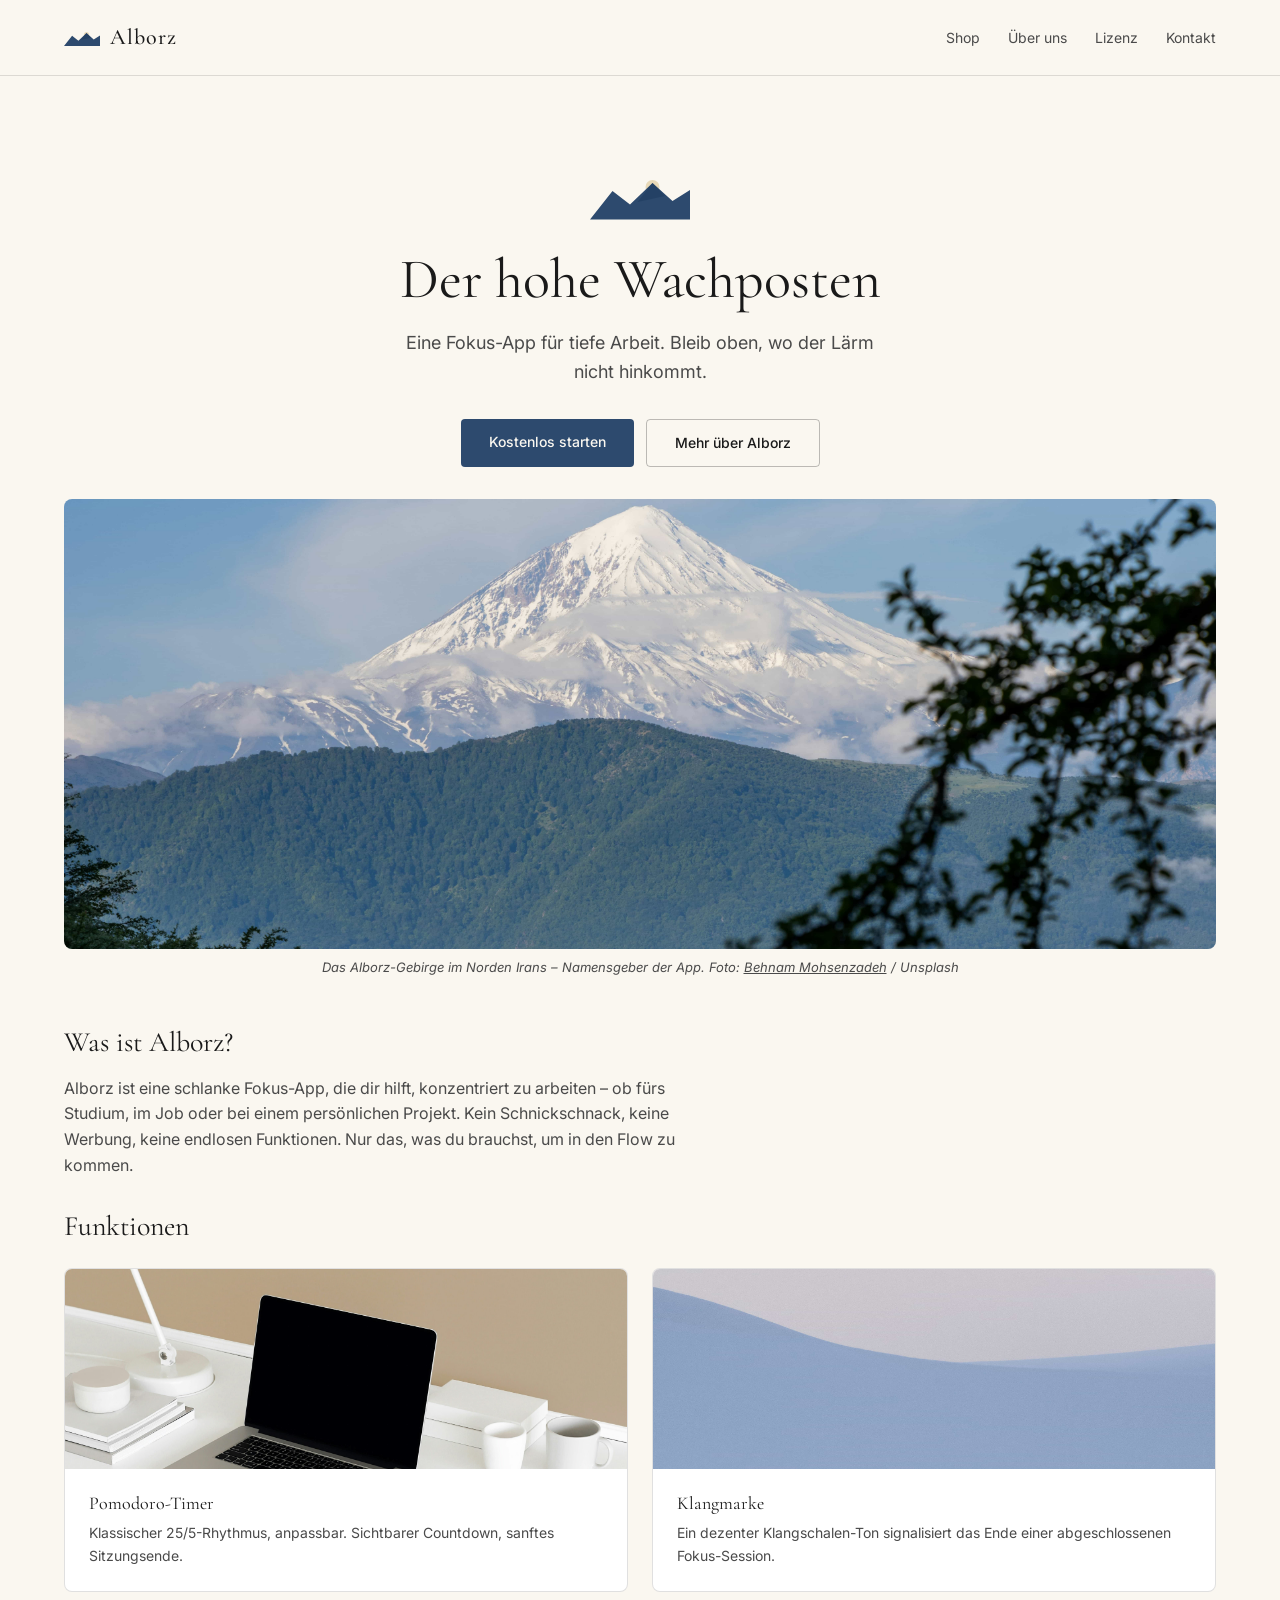
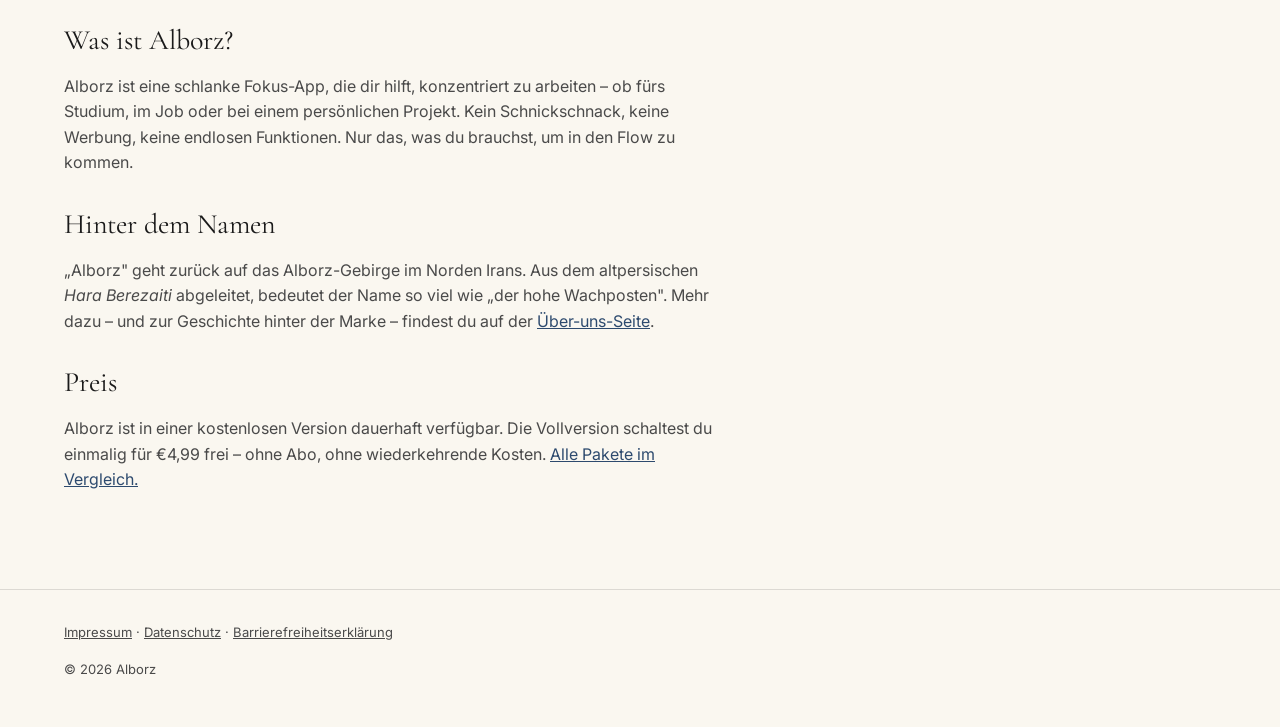
<file: index.html>
<!DOCTYPE html>
<html lang="de">
<head>
  <meta charset="UTF-8">
  <meta name="viewport" content="width=device-width, initial-scale=1.0">
  <title>Alborz – Fokus-App für tiefe Arbeit</title>
  <meta name="description" content="Alborz ist eine Fokus-App für Studierende und Wissensarbeiter.">
  <link rel="stylesheet" href="style.css">
</head>
<body>
  <a href="#main" class="skip-link">Zum Hauptinhalt springen</a>

  <header>
    <div class="container nav-inner">
      <a href="index.html" class="brand">
        <svg viewBox="0 0 200 100" aria-hidden="true" class="brand-icon">
          <circle cx="125" cy="30" r="14" fill="#e8d9b8"/>
          <path d="M 0 95 L 45 38 L 80 65 L 125 22 L 165 58 L 200 36 L 200 95 Z" fill="#2d4a6e"/>
          <path d="M 95 60 L 125 22 L 150 48" fill="#1e3a5f" opacity="0.55"/>
        </svg>
        <span>Alborz</span>
      </a>
      <nav aria-label="Hauptnavigation">
        <ul>
          <li><a href="shop.html">Shop</a></li>
          <li><a href="about.html">Über uns</a></li>
          <li><a href="lizenz.html">Lizenz</a></li>
          <li><a href="kontakt.html">Kontakt</a></li>
        </ul>
      </nav>
    </div>
  </header>

<main id="main">
    <section class="hero">
      <div class="container">
        <svg viewBox="0 0 200 100" role="img" aria-labelledby="home-logo-title home-logo-desc" class="brand-mark">
          <title id="home-logo-title">Alborz Bildmarke</title>
          <desc id="home-logo-desc">Stilisierte Berggipfel mit aufgehender Sonne.</desc>
          <circle cx="125" cy="30" r="14" fill="#e8d9b8"/>
          <path d="M 0 95 L 45 38 L 80 65 L 125 22 L 165 58 L 200 36 L 200 95 Z" fill="#2d4a6e"/>
          <path d="M 95 60 L 125 22 L 150 48" fill="#1e3a5f" opacity="0.55"/>
        </svg>
        <h1>Der hohe Wachposten</h1>
        <p class="subtitle">Eine Fokus-App für tiefe Arbeit. Bleib oben, wo der Lärm nicht hinkommt.</p>
        <div class="cta-group">
          <a href="shop.html" class="btn">Kostenlos starten</a>
          <a href="about.html" class="btn btn-secondary">Mehr über Alborz</a>
        </div>
      </div>
   </section>

    <div class="container">
<figure class="hero-photo">
        <img src="images/mountain-iran.jpg" alt="Schneebedeckter Berggipfel mit umliegendem Wald im iranischen Hochland" loading="lazy" width="1600" height="1067">
        <figcaption>Das Alborz-Gebirge im Norden Irans – Namensgeber der App. Foto: <a href="https://unsplash.com/@bmohsenzadeh" rel="noopener">Behnam Mohsenzadeh</a> / Unsplash</figcaption>
      </figure>

      <h2>Was ist Alborz?</h2>
      <p>Alborz ist eine schlanke Fokus-App, die dir hilft, konzentriert zu arbeiten – ob fürs Studium, im Job oder bei einem persönlichen Projekt. Kein Schnickschnack, keine Werbung, keine endlosen Funktionen. Nur das, was du brauchst, um in den Flow zu kommen.</p>

      <h2>Funktionen</h2>
      <div class="features-grid">
        <article class="feature-card has-image">
          <img src="images/workspace-laptop.jpg" alt="Laptop auf einem hellen Schreibtisch in minimalistischer Umgebung" loading="lazy" width="800" height="533" class="feature-image">
          <div class="feature-content">
            <h3>Pomodoro-Timer</h3>
            <p>Klassischer 25/5-Rhythmus, anpassbar. Sichtbarer Countdown, sanftes Sitzungsende.</p>
          </div>
        </article>
        <article class="feature-card has-image">
<img src="images/slope-snow.jpg" alt="Minimalistische Schneeszenerie in sanftem Hellblau- und Weißverlauf" loading="lazy" width="800" height="533" class="feature-image">          <div class="feature-content">
            <h3>Klangmarke</h3>
            <p>Ein dezenter Klangschalen-Ton signalisiert das Ende einer abgeschlossenen Fokus-Session.</p>
          </div>
        </article>
      </div>

      <h2>Was ist Alborz?</h2>
      <p>Alborz ist eine schlanke Fokus-App, die dir hilft, konzentriert zu arbeiten – ob fürs Studium, im Job oder bei einem persönlichen Projekt. Kein Schnickschnack, keine Werbung, keine endlosen Funktionen. Nur das, was du brauchst, um in den Flow zu kommen.</p>

      <h2>Hinter dem Namen</h2>
      <p>„Alborz" geht zurück auf das Alborz-Gebirge im Norden Irans. Aus dem altpersischen <em>Hara Berezaiti</em> abgeleitet, bedeutet der Name so viel wie „der hohe Wachposten". Mehr dazu – und zur Geschichte hinter der Marke – findest du auf der <a href="about.html">Über-uns-Seite</a>.</p>

      <h2>Preis</h2>
      <p>Alborz ist in einer kostenlosen Version dauerhaft verfügbar. Die Vollversion schaltest du einmalig für €4,99 frei – ohne Abo, ohne wiederkehrende Kosten. <a href="shop.html">Alle Pakete im Vergleich.</a></p>
    </div>
  </main>

  <footer>
    <div class="container">
      <p>
        <a href="impressum.html">Impressum</a> · 
        <a href="datenschutz.html">Datenschutz</a> · 
        <a href="barrierefreiheit.html">Barrierefreiheitserklärung</a>
      </p>
      <p>© 2026 Alborz</p>
    </div>
  </footer>
</body>
</html>
</file>
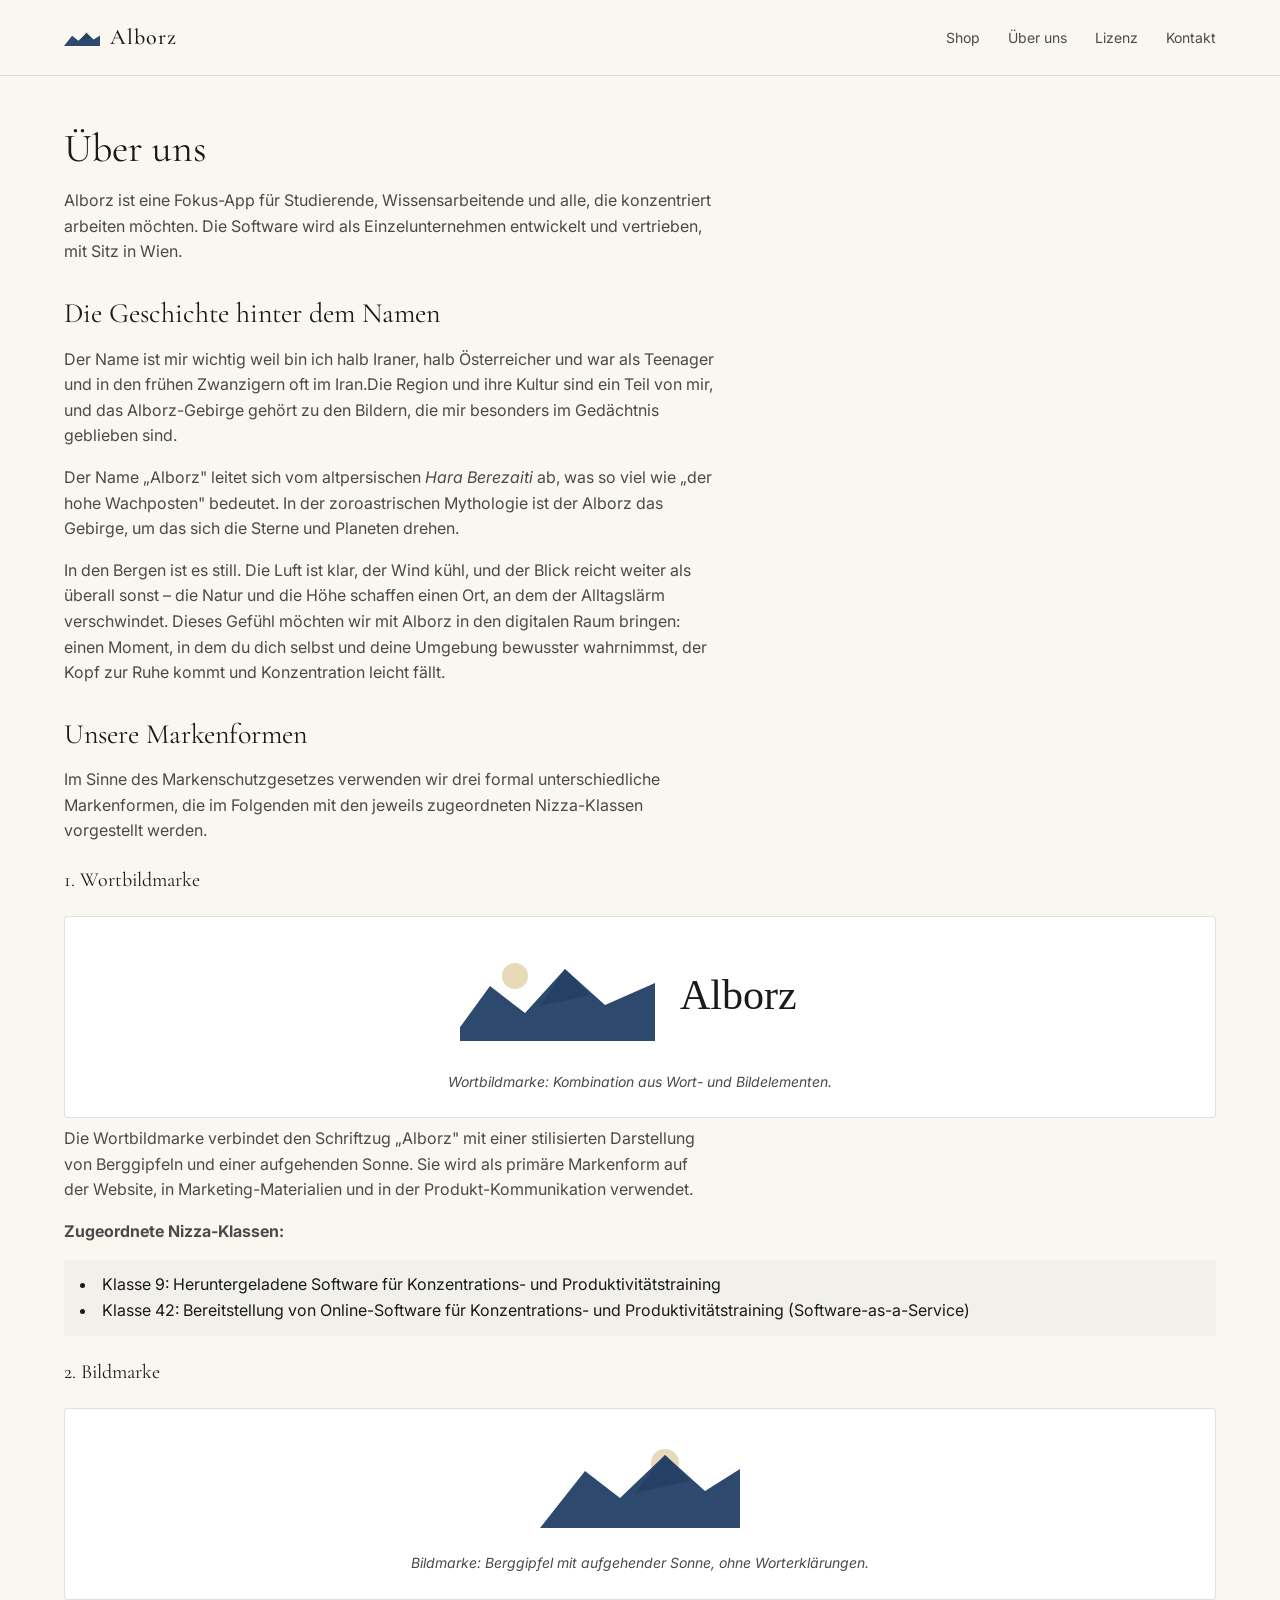
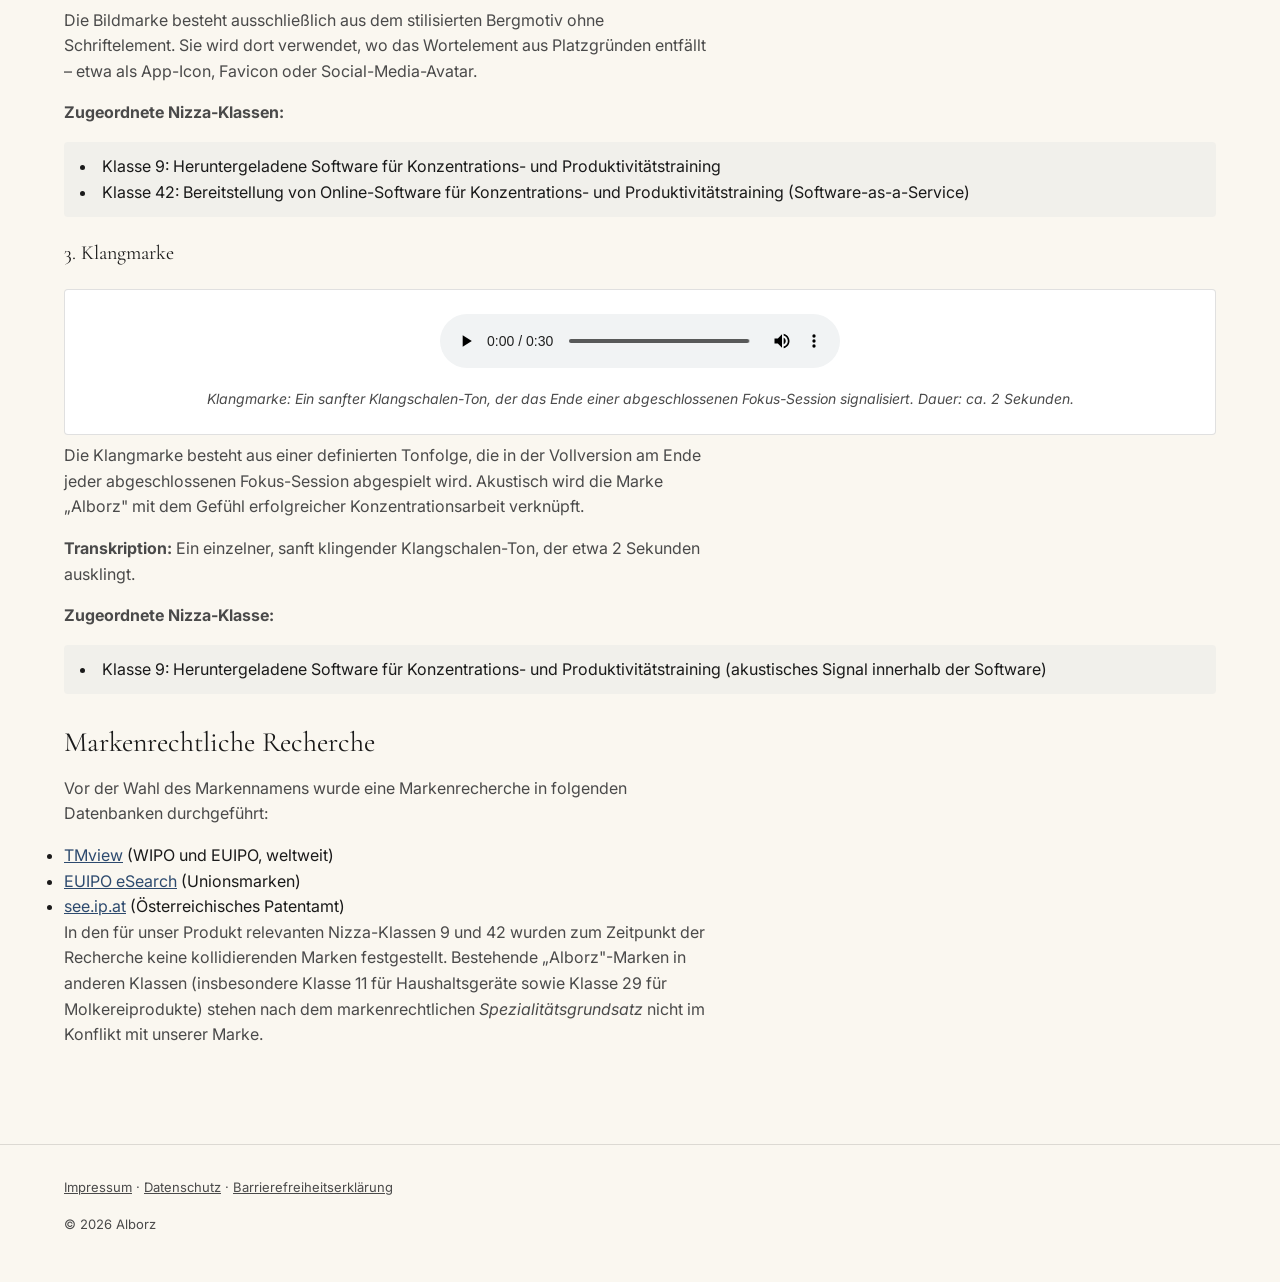
<file: about.html>
<!DOCTYPE html>
<html lang="de">
<head>
  <meta charset="UTF-8">
  <meta name="viewport" content="width=device-width, initial-scale=1.0">
  <title>Über uns – Alborz</title>
  <meta name="description" content="Die Geschichte hinter Alborz und die drei Markenformen.">
  <link rel="stylesheet" href="style.css">
</head>
<body>
  <a href="#main" class="skip-link">Zum Hauptinhalt springen</a>

  <header>
    <div class="container nav-inner">
      <a href="index.html" class="brand">
        <svg viewBox="0 0 200 100" aria-hidden="true" class="brand-icon">
          <circle cx="125" cy="30" r="14" fill="#e8d9b8"/>
          <path d="M 0 95 L 45 38 L 80 65 L 125 22 L 165 58 L 200 36 L 200 95 Z" fill="#2d4a6e"/>
          <path d="M 95 60 L 125 22 L 150 48" fill="#1e3a5f" opacity="0.55"/>
        </svg>
        <span>Alborz</span>
      </a>
      <nav aria-label="Hauptnavigation">
        <ul>
          <li><a href="shop.html">Shop</a></li>
          <li><a href="about.html">Über uns</a></li>
          <li><a href="lizenz.html">Lizenz</a></li>
          <li><a href="kontakt.html">Kontakt</a></li>
        </ul>
      </nav>
    </div>
  </header>

<main id="main">
    <div class="container">
      <h1>Über uns</h1>

      <p>Alborz ist eine Fokus-App für Studierende, Wissensarbeitende und alle, die konzentriert arbeiten möchten. Die Software wird als Einzelunternehmen entwickelt und vertrieben, mit Sitz in Wien.</p>

      <h2>Die Geschichte hinter dem Namen</h2>

      <p>Der Name ist mir wichtig weil bin ich halb Iraner, halb Österreicher und war als Teenager und in den frühen Zwanzigern oft im Iran.Die Region und ihre Kultur sind ein Teil von mir, und das Alborz-Gebirge gehört zu den Bildern, die mir besonders im Gedächtnis geblieben sind.</p>

      <p>Der Name „Alborz" leitet sich vom altpersischen <em>Hara Berezaiti</em> ab, was so viel wie „der hohe Wachposten" bedeutet. In der zoroastrischen Mythologie ist der Alborz das Gebirge, um das sich die Sterne und Planeten drehen.</p>

      <p>In den Bergen ist es still. Die Luft ist klar, der Wind  kühl, und der Blick reicht weiter als überall sonst – die Natur und die Höhe schaffen einen Ort, an dem  der Alltagslärm verschwindet. Dieses Gefühl möchten wir mit Alborz in den digitalen Raum bringen: einen Moment, in dem du dich selbst und deine Umgebung bewusster wahrnimmst, der Kopf zur Ruhe kommt und Konzentration leicht fällt.</p>

      <h2>Unsere Markenformen</h2>

      <p>Im Sinne des Markenschutzgesetzes verwenden wir drei formal unterschiedliche Markenformen, die im Folgenden mit den jeweils zugeordneten Nizza-Klassen vorgestellt werden.</p>

      <h3>1. Wortbildmarke</h3>
      <figure>
        <svg viewBox="0 0 360 110" role="img" aria-labelledby="wbm-title wbm-desc" style="max-width: 360px;">
          <title id="wbm-title">Alborz Wortbildmarke</title>
          <desc id="wbm-desc">Stilisierte Berggipfel mit aufgehender Sonne, kombiniert mit dem Schriftzug Alborz in Serifenschrift.</desc>
          <circle cx="55" cy="35" r="13" fill="#e8d9b8"/>
          <path d="M -10 100 L 30 45 L 65 72 L 105 28 L 145 64 L 195 42 L 195 100 Z" fill="#2d4a6e"/>
          <path d="M 80 65 L 105 28 L 130 54" fill="#1e3a5f" opacity="0.55"/>
          <text x="220" y="68" font-family="Georgia, serif" font-size="42" fill="#1a1a1a" font-weight="400">Alborz</text>
        </svg>
        <figcaption>Wortbildmarke: Kombination aus Wort- und Bildelementen.</figcaption>
      </figure>
      <p>Die Wortbildmarke verbindet den Schriftzug „Alborz" mit einer stilisierten Darstellung von Berggipfeln und einer aufgehenden Sonne. Sie wird als primäre Markenform auf der Website, in Marketing-Materialien und in der Produkt-Kommunikation verwendet.</p>
      <p><strong>Zugeordnete Nizza-Klassen:</strong></p>
      <ul class="nizza-list">
        <li>Klasse 9: Heruntergeladene Software für Konzentrations- und Produktivitätstraining</li>
        <li>Klasse 42: Bereitstellung von Online-Software für Konzentrations- und Produktivitätstraining (Software-as-a-Service)</li>
      </ul>

      <h3>2. Bildmarke</h3>
      <figure>
        <svg viewBox="0 0 200 100" role="img" aria-labelledby="bm-title bm-desc" style="max-width: 200px;">
          <title id="bm-title">Alborz Bildmarke</title>
          <desc id="bm-desc">Stilisierte Darstellung von Berggipfeln mit einer aufgehenden Sonne, ohne Schriftelement.</desc>
          <circle cx="125" cy="30" r="14" fill="#e8d9b8"/>
          <path d="M 0 95 L 45 38 L 80 65 L 125 22 L 165 58 L 200 36 L 200 95 Z" fill="#2d4a6e"/>
          <path d="M 95 60 L 125 22 L 150 48" fill="#1e3a5f" opacity="0.55"/>
        </svg>
        <figcaption>Bildmarke: Berggipfel mit aufgehender Sonne, ohne Worterklärungen.</figcaption>
      </figure>
      <p>Die Bildmarke besteht ausschließlich aus dem stilisierten Bergmotiv ohne Schriftelement. Sie wird dort verwendet, wo das Wortelement aus Platzgründen entfällt – etwa als App-Icon, Favicon oder Social-Media-Avatar.</p>
      <p><strong>Zugeordnete Nizza-Klassen:</strong></p>
      <ul class="nizza-list">
        <li>Klasse 9: Heruntergeladene Software für Konzentrations- und Produktivitätstraining</li>
        <li>Klasse 42: Bereitstellung von Online-Software für Konzentrations- und Produktivitätstraining (Software-as-a-Service)</li>
      </ul>

      <h3>3. Klangmarke</h3>
      <figure>
        <audio controls aria-label="Klangmarke Alborz – Klangmotiv am Sitzungsende">
          <source src="audio/klangmarke.mp3" type="audio/mpeg">
          <source src="audio/klangmarke.ogg" type="audio/ogg">
          Dein Browser unterstützt das Audio-Element nicht.
        </audio>
        <figcaption>Klangmarke: Ein sanfter Klangschalen-Ton, der das Ende einer abgeschlossenen Fokus-Session signalisiert. Dauer: ca. 2 Sekunden.</figcaption>
      </figure>
      <p>Die Klangmarke besteht aus einer definierten Tonfolge, die in der Vollversion am Ende jeder abgeschlossenen Fokus-Session abgespielt wird. Akustisch wird die Marke „Alborz" mit dem Gefühl erfolgreicher Konzentrationsarbeit verknüpft.</p>
      <p><strong>Transkription:</strong> Ein einzelner, sanft klingender Klangschalen-Ton, der etwa 2 Sekunden ausklingt.</p>
      <p><strong>Zugeordnete Nizza-Klasse:</strong></p>
      <ul class="nizza-list">
        <li>Klasse 9: Heruntergeladene Software für Konzentrations- und Produktivitätstraining (akustisches Signal innerhalb der Software)</li>
      </ul>

      <h2>Markenrechtliche Recherche</h2>
      <p>Vor der Wahl des Markennamens wurde eine Markenrecherche in folgenden Datenbanken durchgeführt:</p>
      <ul>
        <li><a href="https://www.tmdn.org/tmview/" rel="noopener">TMview</a> (WIPO und EUIPO, weltweit)</li>
        <li><a href="https://www.euipo.europa.eu/eSearch/" rel="noopener">EUIPO eSearch</a> (Unionsmarken)</li>
        <li><a href="https://see.ip.at" rel="noopener">see.ip.at</a> (Österreichisches Patentamt)</li>
      </ul>
      <p>In den für unser Produkt relevanten Nizza-Klassen 9 und 42 wurden zum Zeitpunkt der Recherche keine kollidierenden Marken festgestellt. Bestehende „Alborz"-Marken in anderen Klassen (insbesondere Klasse 11 für Haushaltsgeräte sowie Klasse 29 für Molkereiprodukte) stehen nach dem markenrechtlichen <em>Spezialitätsgrundsatz</em> nicht im Konflikt mit unserer Marke.</p>
    </div>
  </main>

  <footer>
    <div class="container">
      <p>
        <a href="impressum.html">Impressum</a> · 
        <a href="datenschutz.html">Datenschutz</a> · 
        <a href="barrierefreiheit.html">Barrierefreiheitserklärung</a>
      </p>
      <p>© 2026 Alborz</p>
    </div>
  </footer>
</body>
</html>
</file>
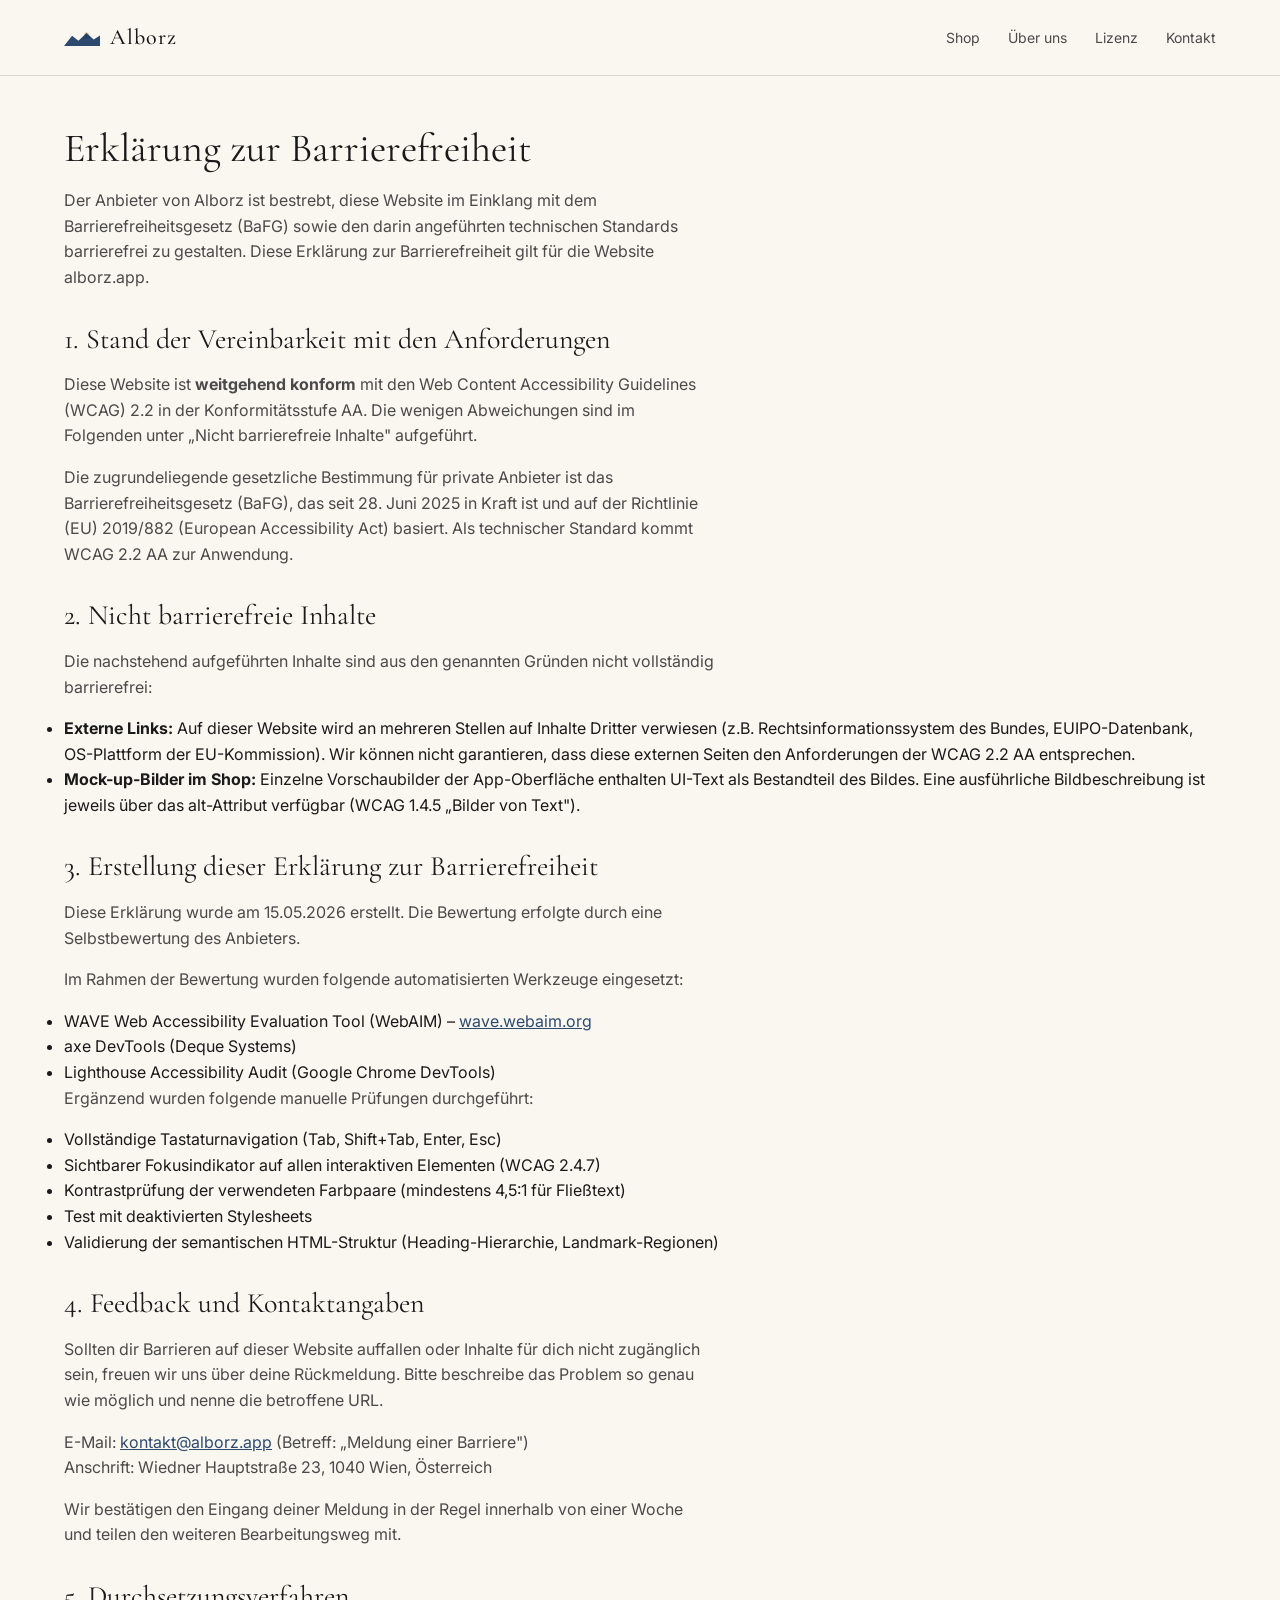
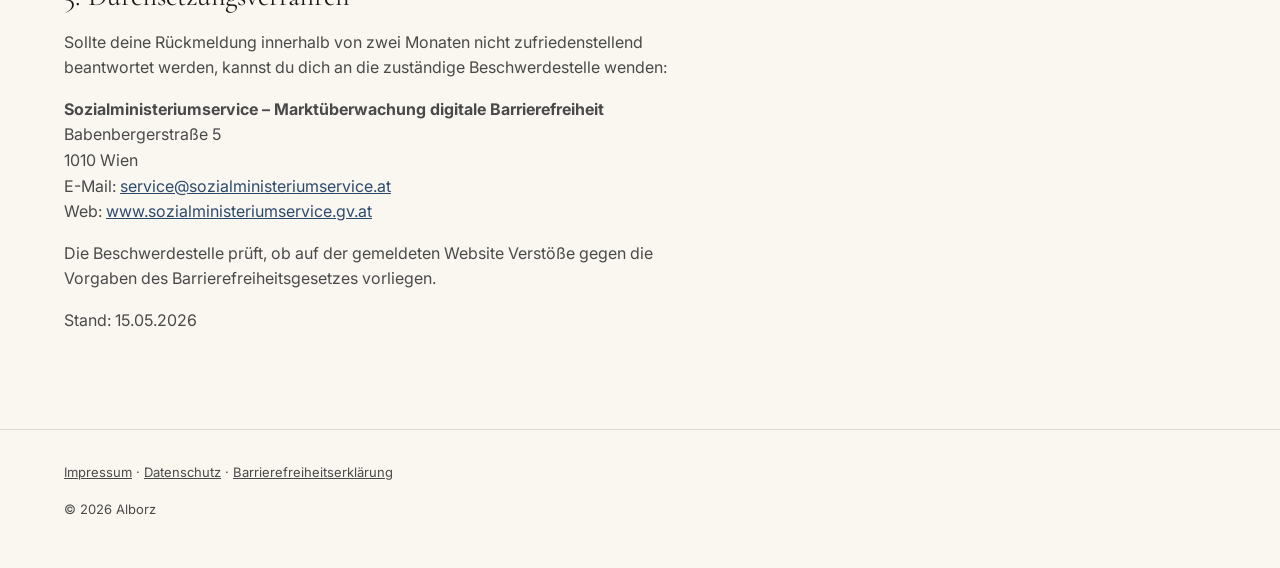
<file: barrierefreiheit.html>
<!DOCTYPE html>
<html lang="de">
<head>
  <meta charset="UTF-8">
  <meta name="viewport" content="width=device-width, initial-scale=1.0">
  <title>Barrierefreiheitserklärung – Alborz</title>
  <meta name="description" content="Barrierefreiheitserklärung gemäß WZG für die Alborz Webseite.">
  <link rel="stylesheet" href="style.css">
</head>
<body>
  <a href="#main" class="skip-link">Zum Hauptinhalt springen</a>

  <header>
    <div class="container nav-inner">
      <a href="index.html" class="brand">
        <svg viewBox="0 0 200 100" aria-hidden="true" class="brand-icon">
          <circle cx="125" cy="30" r="14" fill="#e8d9b8"/>
          <path d="M 0 95 L 45 38 L 80 65 L 125 22 L 165 58 L 200 36 L 200 95 Z" fill="#2d4a6e"/>
          <path d="M 95 60 L 125 22 L 150 48" fill="#1e3a5f" opacity="0.55"/>
        </svg>
        <span>Alborz</span>
      </a>
      <nav aria-label="Hauptnavigation">
        <ul>
          <li><a href="shop.html">Shop</a></li>
          <li><a href="about.html">Über uns</a></li>
          <li><a href="lizenz.html">Lizenz</a></li>
          <li><a href="kontakt.html">Kontakt</a></li>
        </ul>
      </nav>
    </div>
  </header>

<main id="main">
    <div class="container">
      <h1>Erklärung zur Barrierefreiheit</h1>

      <p>Der Anbieter von Alborz ist bestrebt, diese Website im Einklang mit dem Barrierefreiheitsgesetz (BaFG) sowie den darin angeführten technischen Standards barrierefrei zu gestalten. Diese Erklärung zur Barrierefreiheit gilt für die Website alborz.app.</p>

      <h2>1. Stand der Vereinbarkeit mit den Anforderungen</h2>
      <p>Diese Website ist <strong>weitgehend konform</strong> mit den Web Content Accessibility Guidelines (WCAG) 2.2 in der Konformitätsstufe AA. Die wenigen Abweichungen sind im Folgenden unter „Nicht barrierefreie Inhalte" aufgeführt.</p>

      <p>Die zugrundeliegende gesetzliche Bestimmung für private Anbieter ist das Barrierefreiheitsgesetz (BaFG), das seit 28. Juni 2025 in Kraft ist und auf der Richtlinie (EU) 2019/882 (European Accessibility Act) basiert. Als technischer Standard kommt WCAG 2.2 AA zur Anwendung.</p>

      <h2>2. Nicht barrierefreie Inhalte</h2>
      <p>Die nachstehend aufgeführten Inhalte sind aus den genannten Gründen nicht vollständig barrierefrei:</p>
      <ul>
        <li><strong>Externe Links:</strong> Auf dieser Website wird an mehreren Stellen auf Inhalte Dritter verwiesen (z.B. Rechtsinformationssystem des Bundes, EUIPO-Datenbank, OS-Plattform der EU-Kommission). Wir können nicht garantieren, dass diese externen Seiten den Anforderungen der WCAG 2.2 AA entsprechen.</li>
        <li><strong>Mock-up-Bilder im Shop:</strong> Einzelne Vorschaubilder der App-Oberfläche enthalten UI-Text als Bestandteil des Bildes. Eine ausführliche Bildbeschreibung ist jeweils über das alt-Attribut verfügbar (WCAG 1.4.5 „Bilder von Text").</li>
      </ul>

      <h2>3. Erstellung dieser Erklärung zur Barrierefreiheit</h2>
      <p>Diese Erklärung wurde am 15.05.2026 erstellt. Die Bewertung erfolgte durch eine Selbstbewertung des Anbieters.</p>

      <p>Im Rahmen der Bewertung wurden folgende automatisierten Werkzeuge eingesetzt:</p>
      <ul>
        <li>WAVE Web Accessibility Evaluation Tool (WebAIM) – <a href="https://wave.webaim.org" rel="noopener">wave.webaim.org</a></li>
        <li>axe DevTools (Deque Systems)</li>
        <li>Lighthouse Accessibility Audit (Google Chrome DevTools)</li>
      </ul>

      <p>Ergänzend wurden folgende manuelle Prüfungen durchgeführt:</p>
      <ul>
        <li>Vollständige Tastaturnavigation (Tab, Shift+Tab, Enter, Esc)</li>
        <li>Sichtbarer Fokusindikator auf allen interaktiven Elementen (WCAG 2.4.7)</li>
        <li>Kontrastprüfung der verwendeten Farbpaare (mindestens 4,5:1 für Fließtext)</li>
        <li>Test mit deaktivierten Stylesheets</li>
        <li>Validierung der semantischen HTML-Struktur (Heading-Hierarchie, Landmark-Regionen)</li>
      </ul>

      <h2>4. Feedback und Kontaktangaben</h2>
      <p>Sollten dir Barrieren auf dieser Website auffallen oder Inhalte für dich nicht zugänglich sein, freuen wir uns über deine Rückmeldung. Bitte beschreibe das Problem so genau wie möglich und nenne die betroffene URL.</p>
      <p>
        E-Mail: <a href="mailto:kontakt@alborz.app">kontakt@alborz.app</a> (Betreff: „Meldung einer Barriere")<br>
        Anschrift: Wiedner Hauptstraße 23, 1040 Wien, Österreich
      </p>
      <p>Wir bestätigen den Eingang deiner Meldung in der Regel innerhalb von einer Woche und teilen den weiteren Bearbeitungsweg mit.</p>

      <h2>5. Durchsetzungsverfahren</h2>
      <p>Sollte deine Rückmeldung innerhalb von zwei Monaten nicht zufriedenstellend beantwortet werden, kannst du dich an die zuständige Beschwerdestelle wenden:</p>
      <p>
        <strong>Sozialministeriumservice – Marktüberwachung digitale Barrierefreiheit</strong><br>
        Babenbergerstraße 5<br>
        1010 Wien<br>
        E-Mail: <a href="mailto:service@sozialministeriumservice.at">service@sozialministeriumservice.at</a><br>
        Web: <a href="https://www.sozialministeriumservice.gv.at" rel="noopener">www.sozialministeriumservice.gv.at</a>
      </p>
      <p>Die Beschwerdestelle prüft, ob auf der gemeldeten Website Verstöße gegen die Vorgaben des Barrierefreiheitsgesetzes vorliegen.</p>

      <p>Stand: 15.05.2026</p>
    </div>
  </main>

  <footer>
    <div class="container">
      <p>
        <a href="impressum.html">Impressum</a> · 
        <a href="datenschutz.html">Datenschutz</a> · 
        <a href="barrierefreiheit.html">Barrierefreiheitserklärung</a>
      </p>
      <p>© 2026 Alborz</p>
    </div>
  </footer>
</body>
</html>
</file>
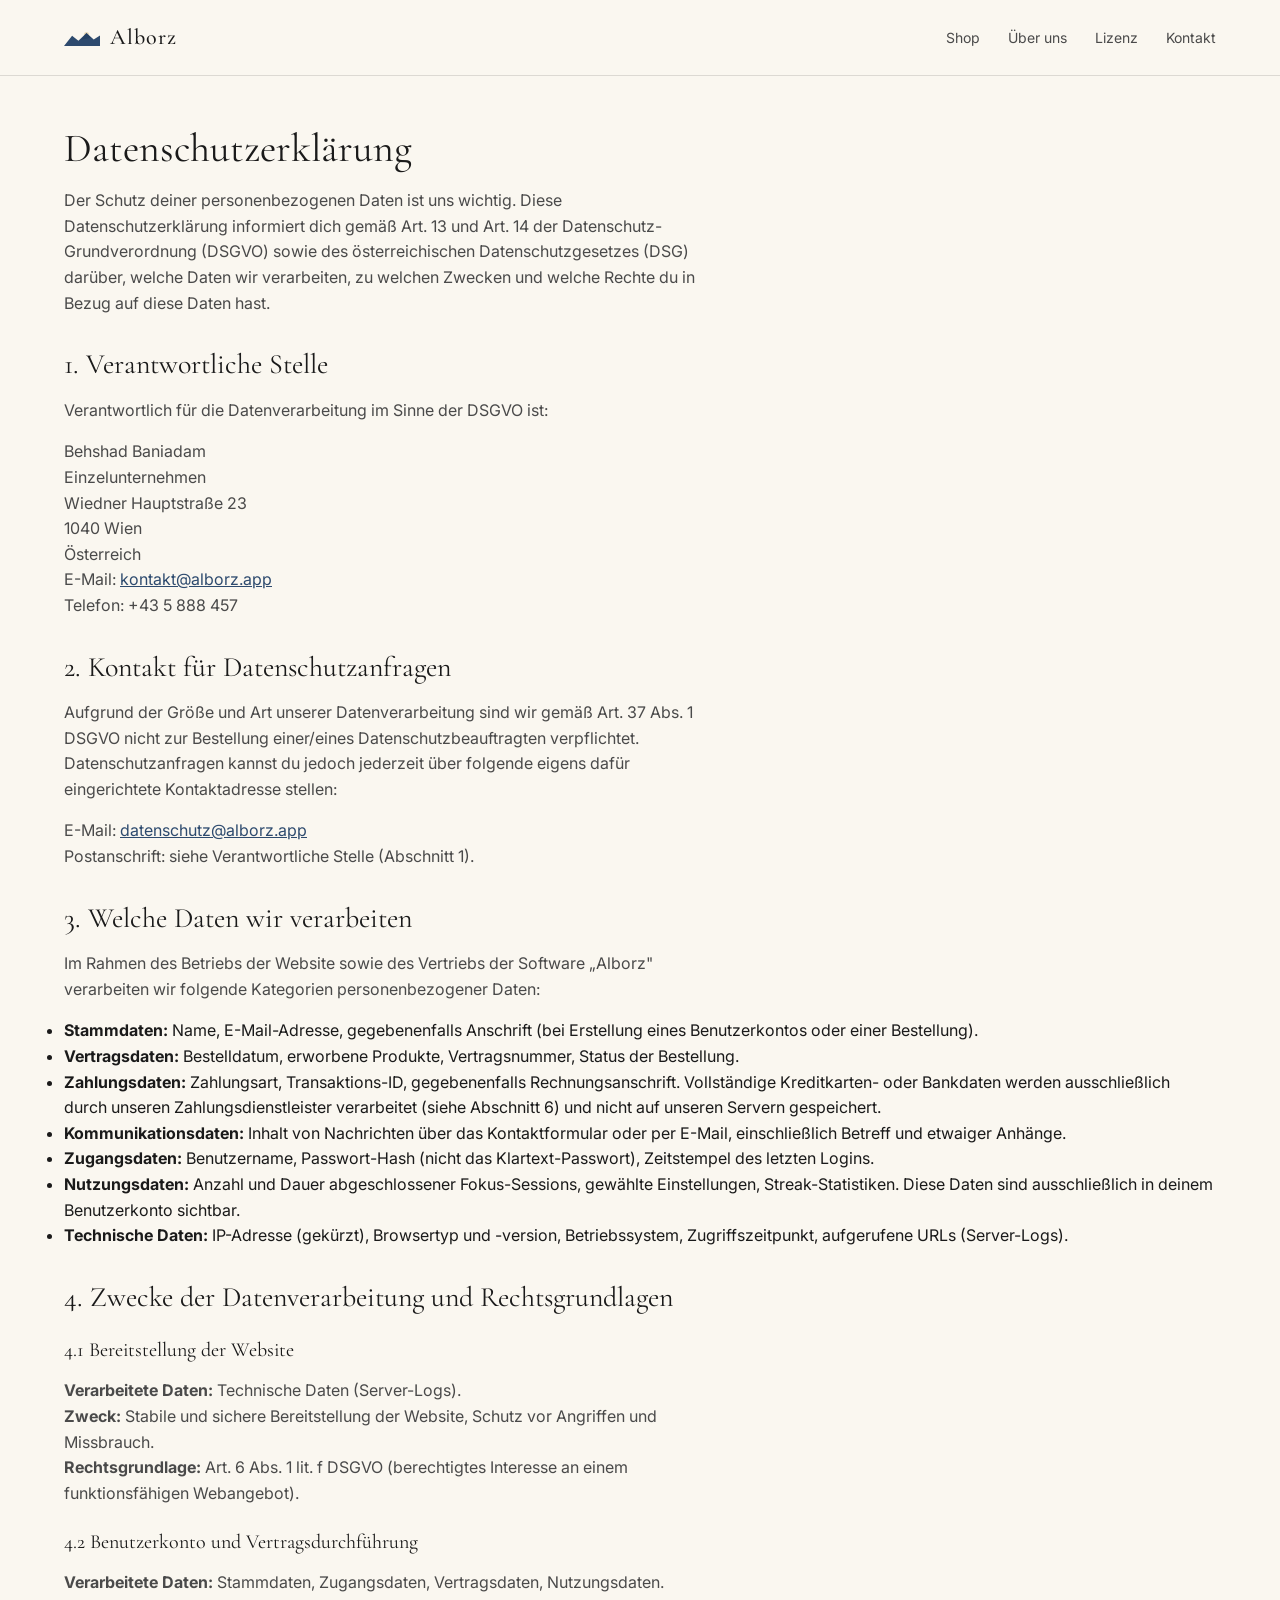
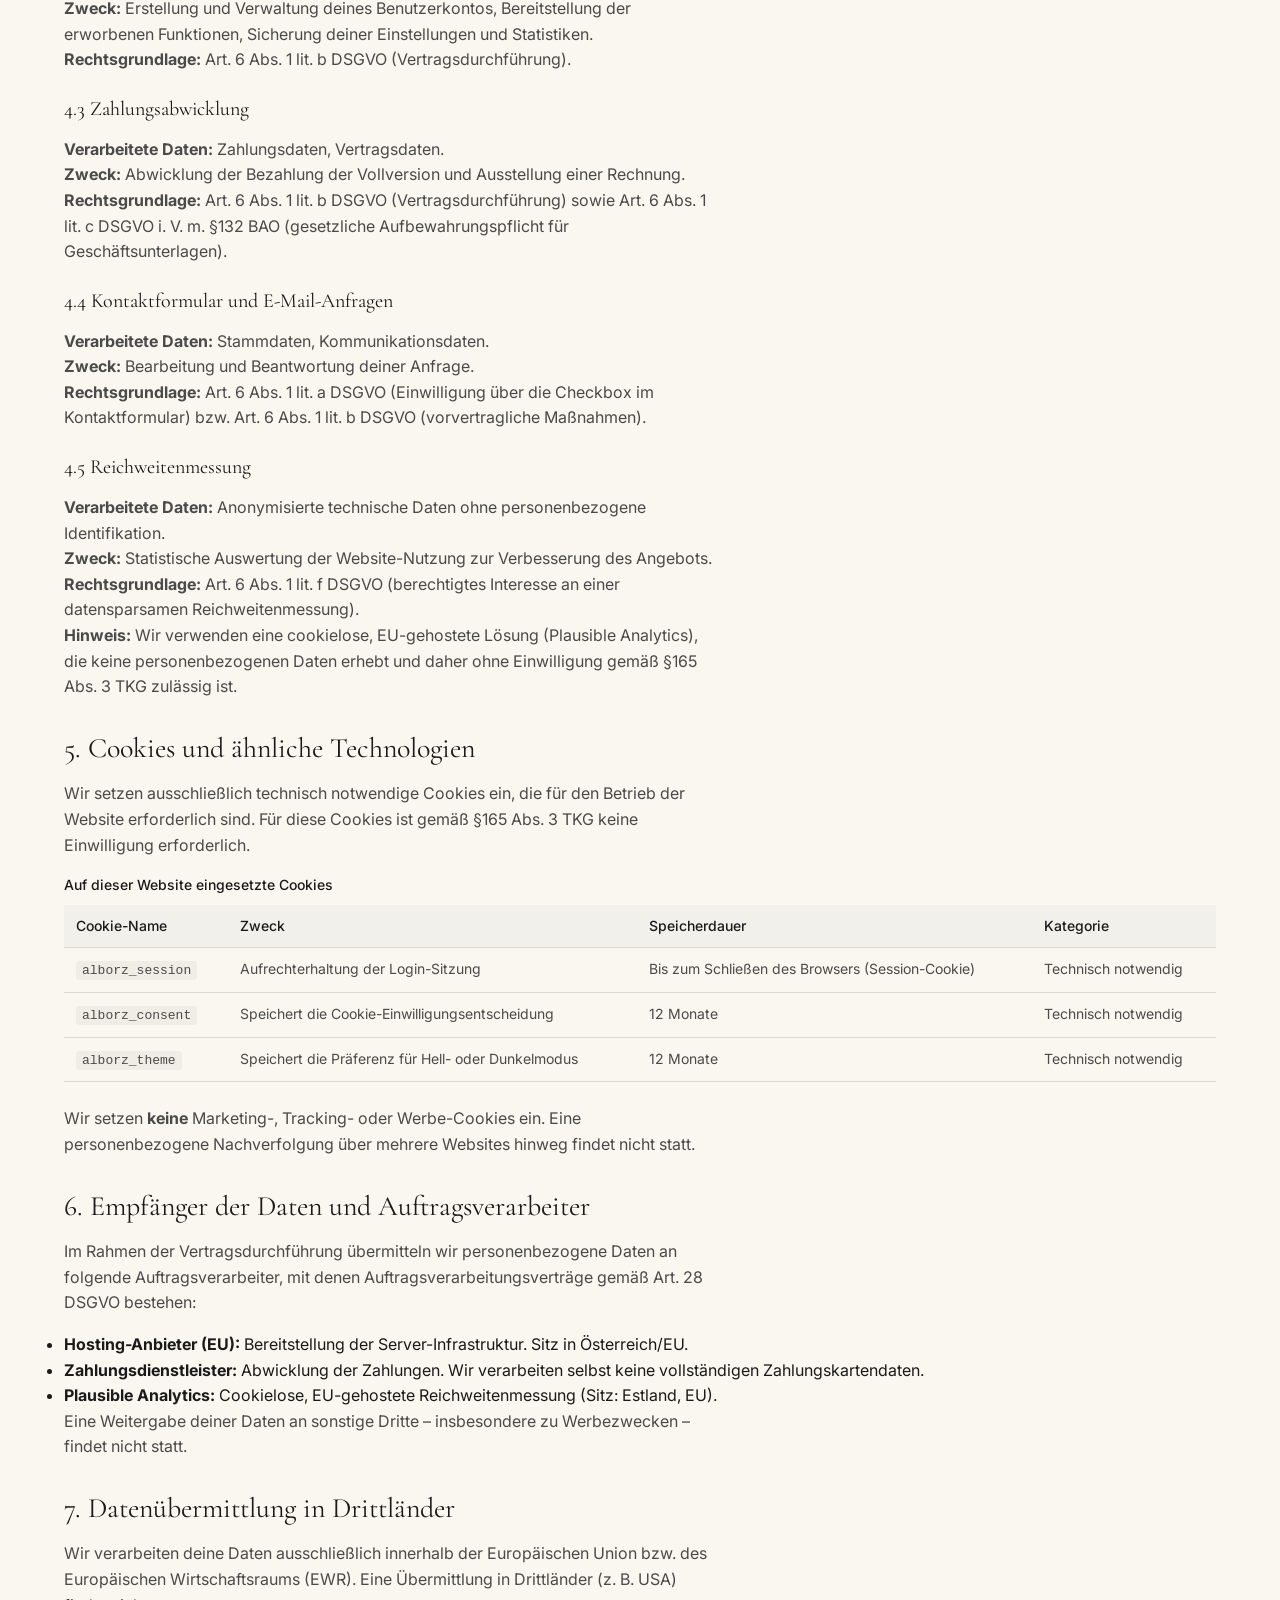
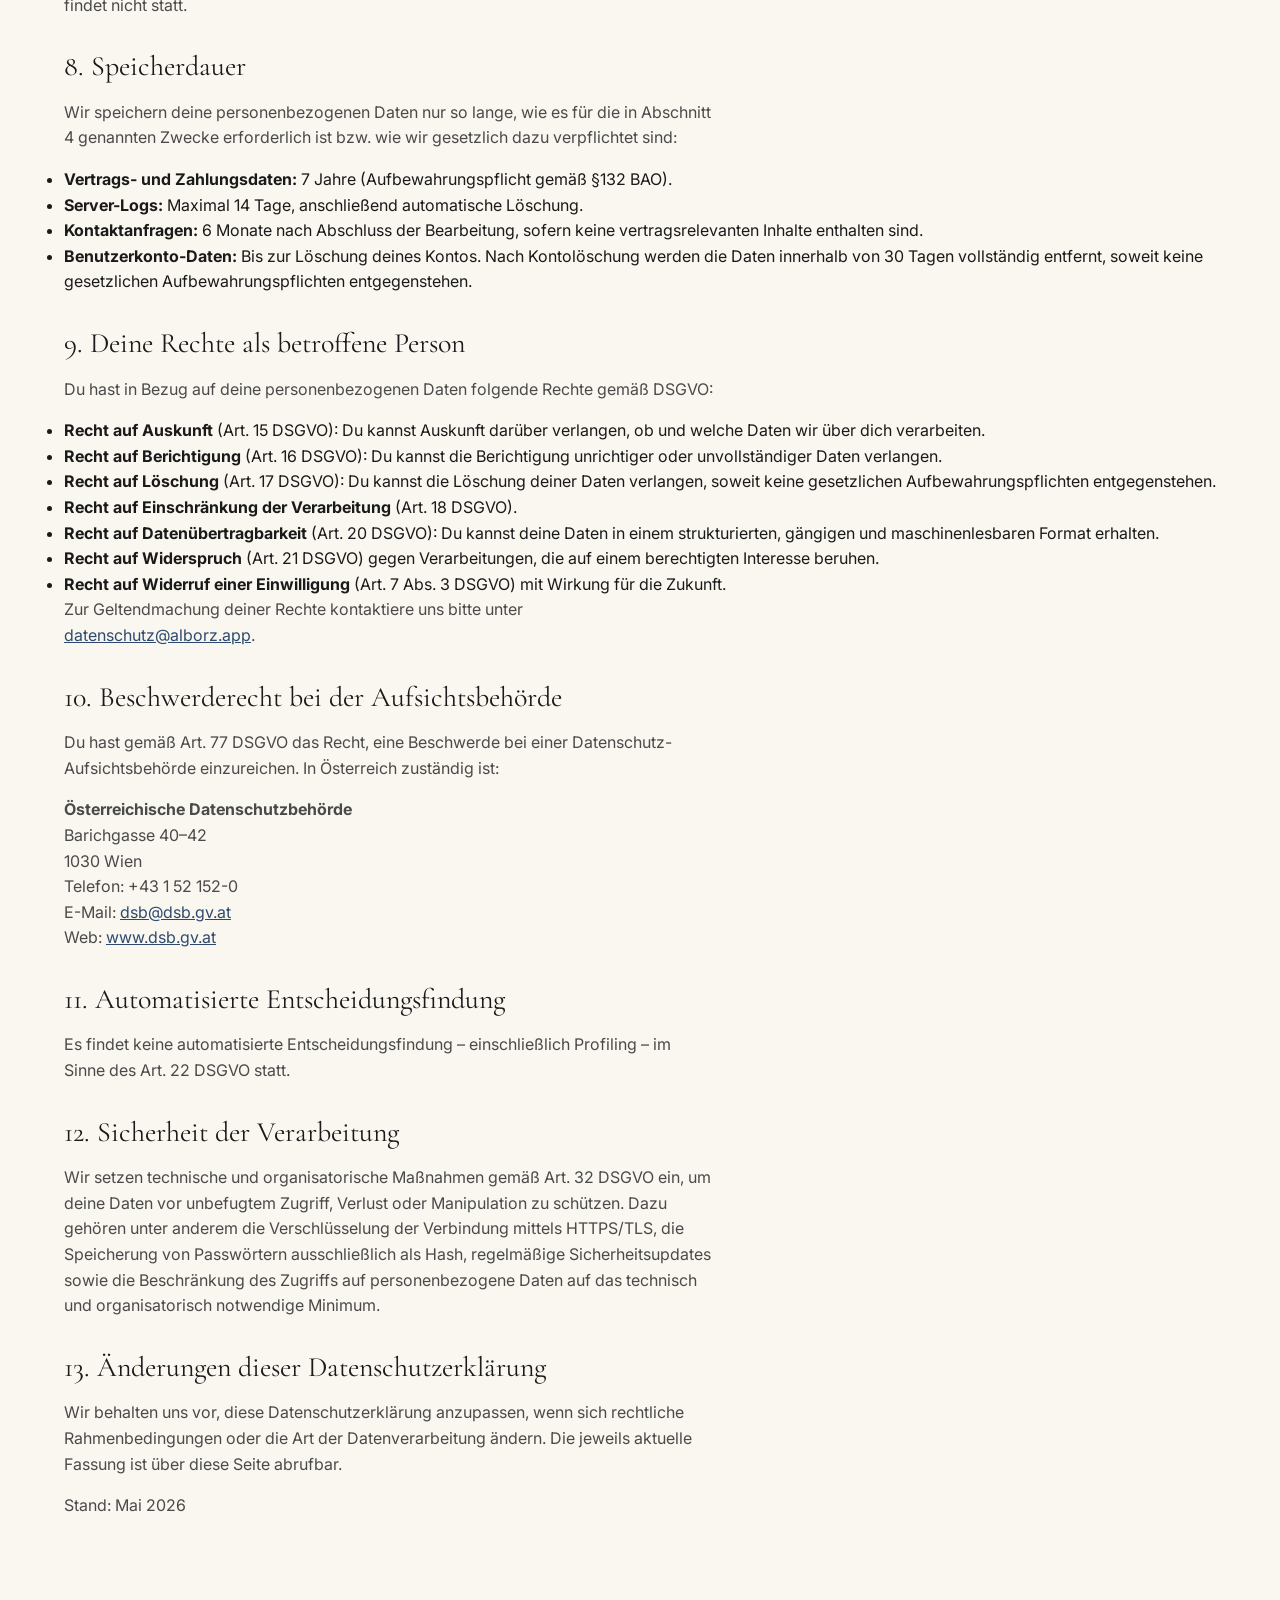
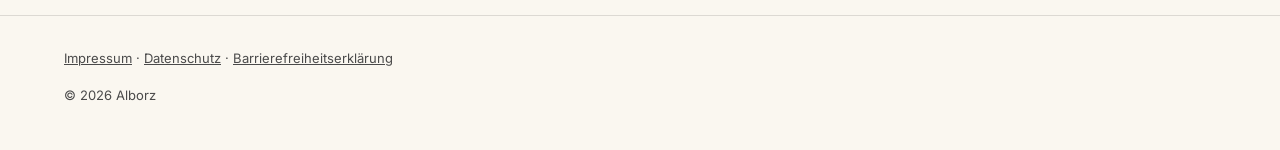
<file: datenschutz.html>
<!DOCTYPE html>
<html lang="de">
<head>
  <meta charset="UTF-8">
  <meta name="viewport" content="width=device-width, initial-scale=1.0">
  <title>Datenschutzerklärung – Alborz</title>
  <meta name="description" content="Wie Alborz personenbezogene Daten gemäß DSGVO verarbeitet.">
  <link rel="stylesheet" href="style.css">
</head>
<body>
  <a href="#main" class="skip-link">Zum Hauptinhalt springen</a>

  <header>
    <div class="container nav-inner">
      <a href="index.html" class="brand">
        <svg viewBox="0 0 200 100" aria-hidden="true" class="brand-icon">
          <circle cx="125" cy="30" r="14" fill="#e8d9b8"/>
          <path d="M 0 95 L 45 38 L 80 65 L 125 22 L 165 58 L 200 36 L 200 95 Z" fill="#2d4a6e"/>
          <path d="M 95 60 L 125 22 L 150 48" fill="#1e3a5f" opacity="0.55"/>
        </svg>
        <span>Alborz</span>
      </a>
      <nav aria-label="Hauptnavigation">
        <ul>
          <li><a href="shop.html">Shop</a></li>
          <li><a href="about.html">Über uns</a></li>
          <li><a href="lizenz.html">Lizenz</a></li>
          <li><a href="kontakt.html">Kontakt</a></li>
        </ul>
      </nav>
    </div>
  </header>

<main id="main">
    <div class="container">
      <h1>Datenschutzerklärung</h1>

      <p>Der Schutz deiner personenbezogenen Daten ist uns wichtig. Diese Datenschutzerklärung informiert dich gemäß Art. 13 und Art. 14 der Datenschutz-Grundverordnung (DSGVO) sowie des österreichischen Datenschutzgesetzes (DSG) darüber, welche Daten wir verarbeiten, zu welchen Zwecken und welche Rechte du in Bezug auf diese Daten hast.</p>

      <h2>1. Verantwortliche Stelle</h2>
      <p>Verantwortlich für die Datenverarbeitung im Sinne der DSGVO ist:</p>
      <p>
        Behshad Baniadam<br>
        Einzelunternehmen<br>
        Wiedner Hauptstraße 23<br>
        1040 Wien<br>
        Österreich<br>
        E-Mail: <a href="mailto:kontakt@alborz.app">kontakt@alborz.app</a><br>
        Telefon: +43 5 888 457
      </p>

      <h2>2. Kontakt für Datenschutzanfragen</h2>
      <p>Aufgrund der Größe und Art unserer Datenverarbeitung sind wir gemäß Art. 37 Abs. 1 DSGVO nicht zur Bestellung einer/eines Datenschutzbeauftragten verpflichtet. Datenschutzanfragen kannst du jedoch jederzeit über folgende eigens dafür eingerichtete Kontaktadresse stellen:</p>
      <p>
        E-Mail: <a href="mailto:datenschutz@alborz.app">datenschutz@alborz.app</a><br>
        Postanschrift: siehe Verantwortliche Stelle (Abschnitt 1).
      </p>

      <h2>3. Welche Daten wir verarbeiten</h2>
      <p>Im Rahmen des Betriebs der Website sowie des Vertriebs der Software „Alborz" verarbeiten wir folgende Kategorien personenbezogener Daten:</p>
      <ul>
        <li><strong>Stammdaten:</strong> Name, E-Mail-Adresse, gegebenenfalls Anschrift (bei Erstellung eines Benutzerkontos oder einer Bestellung).</li>
        <li><strong>Vertragsdaten:</strong> Bestelldatum, erworbene Produkte, Vertragsnummer, Status der Bestellung.</li>
        <li><strong>Zahlungsdaten:</strong> Zahlungsart, Transaktions-ID, gegebenenfalls Rechnungsanschrift. Vollständige Kreditkarten- oder Bankdaten werden ausschließlich durch unseren Zahlungsdienstleister verarbeitet (siehe Abschnitt 6) und nicht auf unseren Servern gespeichert.</li>
        <li><strong>Kommunikationsdaten:</strong> Inhalt von Nachrichten über das Kontaktformular oder per E-Mail, einschließlich Betreff und etwaiger Anhänge.</li>
        <li><strong>Zugangsdaten:</strong> Benutzername, Passwort-Hash (nicht das Klartext-Passwort), Zeitstempel des letzten Logins.</li>
        <li><strong>Nutzungsdaten:</strong> Anzahl und Dauer abgeschlossener Fokus-Sessions, gewählte Einstellungen, Streak-Statistiken. Diese Daten sind ausschließlich in deinem Benutzerkonto sichtbar.</li>
        <li><strong>Technische Daten:</strong> IP-Adresse (gekürzt), Browsertyp und -version, Betriebssystem, Zugriffszeitpunkt, aufgerufene URLs (Server-Logs).</li>
      </ul>

      <h2>4. Zwecke der Datenverarbeitung und Rechtsgrundlagen</h2>

      <h3>4.1 Bereitstellung der Website</h3>
      <p><strong>Verarbeitete Daten:</strong> Technische Daten (Server-Logs).<br>
      <strong>Zweck:</strong> Stabile und sichere Bereitstellung der Website, Schutz vor Angriffen und Missbrauch.<br>
      <strong>Rechtsgrundlage:</strong> Art. 6 Abs. 1 lit. f DSGVO (berechtigtes Interesse an einem funktionsfähigen Webangebot).</p>

      <h3>4.2 Benutzerkonto und Vertragsdurchführung</h3>
      <p><strong>Verarbeitete Daten:</strong> Stammdaten, Zugangsdaten, Vertragsdaten, Nutzungsdaten.<br>
      <strong>Zweck:</strong> Erstellung und Verwaltung deines Benutzerkontos, Bereitstellung der erworbenen Funktionen, Sicherung deiner Einstellungen und Statistiken.<br>
      <strong>Rechtsgrundlage:</strong> Art. 6 Abs. 1 lit. b DSGVO (Vertragsdurchführung).</p>

      <h3>4.3 Zahlungsabwicklung</h3>
      <p><strong>Verarbeitete Daten:</strong> Zahlungsdaten, Vertragsdaten.<br>
      <strong>Zweck:</strong> Abwicklung der Bezahlung der Vollversion und Ausstellung einer Rechnung.<br>
      <strong>Rechtsgrundlage:</strong> Art. 6 Abs. 1 lit. b DSGVO (Vertragsdurchführung) sowie Art. 6 Abs. 1 lit. c DSGVO i. V. m. §132 BAO (gesetzliche Aufbewahrungspflicht für Geschäftsunterlagen).</p>

      <h3>4.4 Kontaktformular und E-Mail-Anfragen</h3>
      <p><strong>Verarbeitete Daten:</strong> Stammdaten, Kommunikationsdaten.<br>
      <strong>Zweck:</strong> Bearbeitung und Beantwortung deiner Anfrage.<br>
      <strong>Rechtsgrundlage:</strong> Art. 6 Abs. 1 lit. a DSGVO (Einwilligung über die Checkbox im Kontaktformular) bzw. Art. 6 Abs. 1 lit. b DSGVO (vorvertragliche Maßnahmen).</p>

      <h3>4.5 Reichweitenmessung</h3>
      <p><strong>Verarbeitete Daten:</strong> Anonymisierte technische Daten ohne personenbezogene Identifikation.<br>
      <strong>Zweck:</strong> Statistische Auswertung der Website-Nutzung zur Verbesserung des Angebots.<br>
      <strong>Rechtsgrundlage:</strong> Art. 6 Abs. 1 lit. f DSGVO (berechtigtes Interesse an einer datensparsamen Reichweitenmessung).<br>
      <strong>Hinweis:</strong> Wir verwenden eine cookielose, EU-gehostete Lösung (Plausible Analytics), die keine personenbezogenen Daten erhebt und daher ohne Einwilligung gemäß §165 Abs. 3 TKG zulässig ist.</p>

      <h2>5. Cookies und ähnliche Technologien</h2>
      <p>Wir setzen ausschließlich technisch notwendige Cookies ein, die für den Betrieb der Website erforderlich sind. Für diese Cookies ist gemäß §165 Abs. 3 TKG keine Einwilligung erforderlich.</p>

      <table>
        <caption>Auf dieser Website eingesetzte Cookies</caption>
        <thead>
          <tr>
            <th>Cookie-Name</th>
            <th>Zweck</th>
            <th>Speicherdauer</th>
            <th>Kategorie</th>
          </tr>
        </thead>
        <tbody>
          <tr>
            <td><code>alborz_session</code></td>
            <td>Aufrechterhaltung der Login-Sitzung</td>
            <td>Bis zum Schließen des Browsers (Session-Cookie)</td>
            <td>Technisch notwendig</td>
          </tr>
          <tr>
            <td><code>alborz_consent</code></td>
            <td>Speichert die Cookie-Einwilligungsentscheidung</td>
            <td>12 Monate</td>
            <td>Technisch notwendig</td>
          </tr>
          <tr>
            <td><code>alborz_theme</code></td>
            <td>Speichert die Präferenz für Hell- oder Dunkelmodus</td>
            <td>12 Monate</td>
            <td>Technisch notwendig</td>
          </tr>
        </tbody>
      </table>

      <p>Wir setzen <strong>keine</strong> Marketing-, Tracking- oder Werbe-Cookies ein. Eine personenbezogene Nachverfolgung über mehrere Websites hinweg findet nicht statt.</p>

      <h2>6. Empfänger der Daten und Auftragsverarbeiter</h2>
      <p>Im Rahmen der Vertragsdurchführung übermitteln wir personenbezogene Daten an folgende Auftragsverarbeiter, mit denen Auftragsverarbeitungsverträge gemäß Art. 28 DSGVO bestehen:</p>
      <ul>
        <li><strong>Hosting-Anbieter (EU):</strong> Bereitstellung der Server-Infrastruktur. Sitz in Österreich/EU.</li>
        <li><strong>Zahlungsdienstleister:</strong> Abwicklung der Zahlungen. Wir verarbeiten selbst keine vollständigen Zahlungskartendaten.</li>
        <li><strong>Plausible Analytics:</strong> Cookielose, EU-gehostete Reichweitenmessung (Sitz: Estland, EU).</li>
      </ul>
      <p>Eine Weitergabe deiner Daten an sonstige Dritte – insbesondere zu Werbezwecken – findet nicht statt.</p>

      <h2>7. Datenübermittlung in Drittländer</h2>
      <p>Wir verarbeiten deine Daten ausschließlich innerhalb der Europäischen Union bzw. des Europäischen Wirtschaftsraums (EWR). Eine Übermittlung in Drittländer (z. B. USA) findet nicht statt.</p>

      <h2>8. Speicherdauer</h2>
      <p>Wir speichern deine personenbezogenen Daten nur so lange, wie es für die in Abschnitt 4 genannten Zwecke erforderlich ist bzw. wie wir gesetzlich dazu verpflichtet sind:</p>
      <ul>
        <li><strong>Vertrags- und Zahlungsdaten:</strong> 7 Jahre (Aufbewahrungspflicht gemäß §132 BAO).</li>
        <li><strong>Server-Logs:</strong> Maximal 14 Tage, anschließend automatische Löschung.</li>
        <li><strong>Kontaktanfragen:</strong> 6 Monate nach Abschluss der Bearbeitung, sofern keine vertragsrelevanten Inhalte enthalten sind.</li>
        <li><strong>Benutzerkonto-Daten:</strong> Bis zur Löschung deines Kontos. Nach Kontolöschung werden die Daten innerhalb von 30 Tagen vollständig entfernt, soweit keine gesetzlichen Aufbewahrungspflichten entgegenstehen.</li>
      </ul>

      <h2>9. Deine Rechte als betroffene Person</h2>
      <p>Du hast in Bezug auf deine personenbezogenen Daten folgende Rechte gemäß DSGVO:</p>
      <ul>
        <li><strong>Recht auf Auskunft</strong> (Art. 15 DSGVO): Du kannst Auskunft darüber verlangen, ob und welche Daten wir über dich verarbeiten.</li>
        <li><strong>Recht auf Berichtigung</strong> (Art. 16 DSGVO): Du kannst die Berichtigung unrichtiger oder unvollständiger Daten verlangen.</li>
        <li><strong>Recht auf Löschung</strong> (Art. 17 DSGVO): Du kannst die Löschung deiner Daten verlangen, soweit keine gesetzlichen Aufbewahrungspflichten entgegenstehen.</li>
        <li><strong>Recht auf Einschränkung der Verarbeitung</strong> (Art. 18 DSGVO).</li>
        <li><strong>Recht auf Datenübertragbarkeit</strong> (Art. 20 DSGVO): Du kannst deine Daten in einem strukturierten, gängigen und maschinenlesbaren Format erhalten.</li>
        <li><strong>Recht auf Widerspruch</strong> (Art. 21 DSGVO) gegen Verarbeitungen, die auf einem berechtigten Interesse beruhen.</li>
        <li><strong>Recht auf Widerruf einer Einwilligung</strong> (Art. 7 Abs. 3 DSGVO) mit Wirkung für die Zukunft.</li>
      </ul>
      <p>Zur Geltendmachung deiner Rechte kontaktiere uns bitte unter <a href="mailto:datenschutz@alborz.app">datenschutz@alborz.app</a>.</p>

      <h2>10. Beschwerderecht bei der Aufsichtsbehörde</h2>
      <p>Du hast gemäß Art. 77 DSGVO das Recht, eine Beschwerde bei einer Datenschutz-Aufsichtsbehörde einzureichen. In Österreich zuständig ist:</p>
      <p>
        <strong>Österreichische Datenschutzbehörde</strong><br>
        Barichgasse 40–42<br>
        1030 Wien<br>
        Telefon: +43 1 52 152-0<br>
        E-Mail: <a href="mailto:dsb@dsb.gv.at">dsb@dsb.gv.at</a><br>
        Web: <a href="https://www.dsb.gv.at" rel="noopener">www.dsb.gv.at</a>
      </p>

      <h2>11. Automatisierte Entscheidungsfindung</h2>
      <p>Es findet keine automatisierte Entscheidungsfindung – einschließlich Profiling – im Sinne des Art. 22 DSGVO statt.</p>

      <h2>12. Sicherheit der Verarbeitung</h2>
      <p>Wir setzen technische und organisatorische Maßnahmen gemäß Art. 32 DSGVO ein, um deine Daten vor unbefugtem Zugriff, Verlust oder Manipulation zu schützen. Dazu gehören unter anderem die Verschlüsselung der Verbindung mittels HTTPS/TLS, die Speicherung von Passwörtern ausschließlich als Hash, regelmäßige Sicherheitsupdates sowie die Beschränkung des Zugriffs auf personenbezogene Daten auf das technisch und organisatorisch notwendige Minimum.</p>

      <h2>13. Änderungen dieser Datenschutzerklärung</h2>
      <p>Wir behalten uns vor, diese Datenschutzerklärung anzupassen, wenn sich rechtliche Rahmenbedingungen oder die Art der Datenverarbeitung ändern. Die jeweils aktuelle Fassung ist über diese Seite abrufbar.</p>

      <p>Stand: Mai 2026</p>
    </div>
  </main>

  <footer>
    <div class="container">
      <p>
        <a href="impressum.html">Impressum</a> · 
        <a href="datenschutz.html">Datenschutz</a> · 
        <a href="barrierefreiheit.html">Barrierefreiheitserklärung</a>
      </p>
      <p>© 2026 Alborz</p>
    </div>
  </footer>
</body>
</html>
</file>
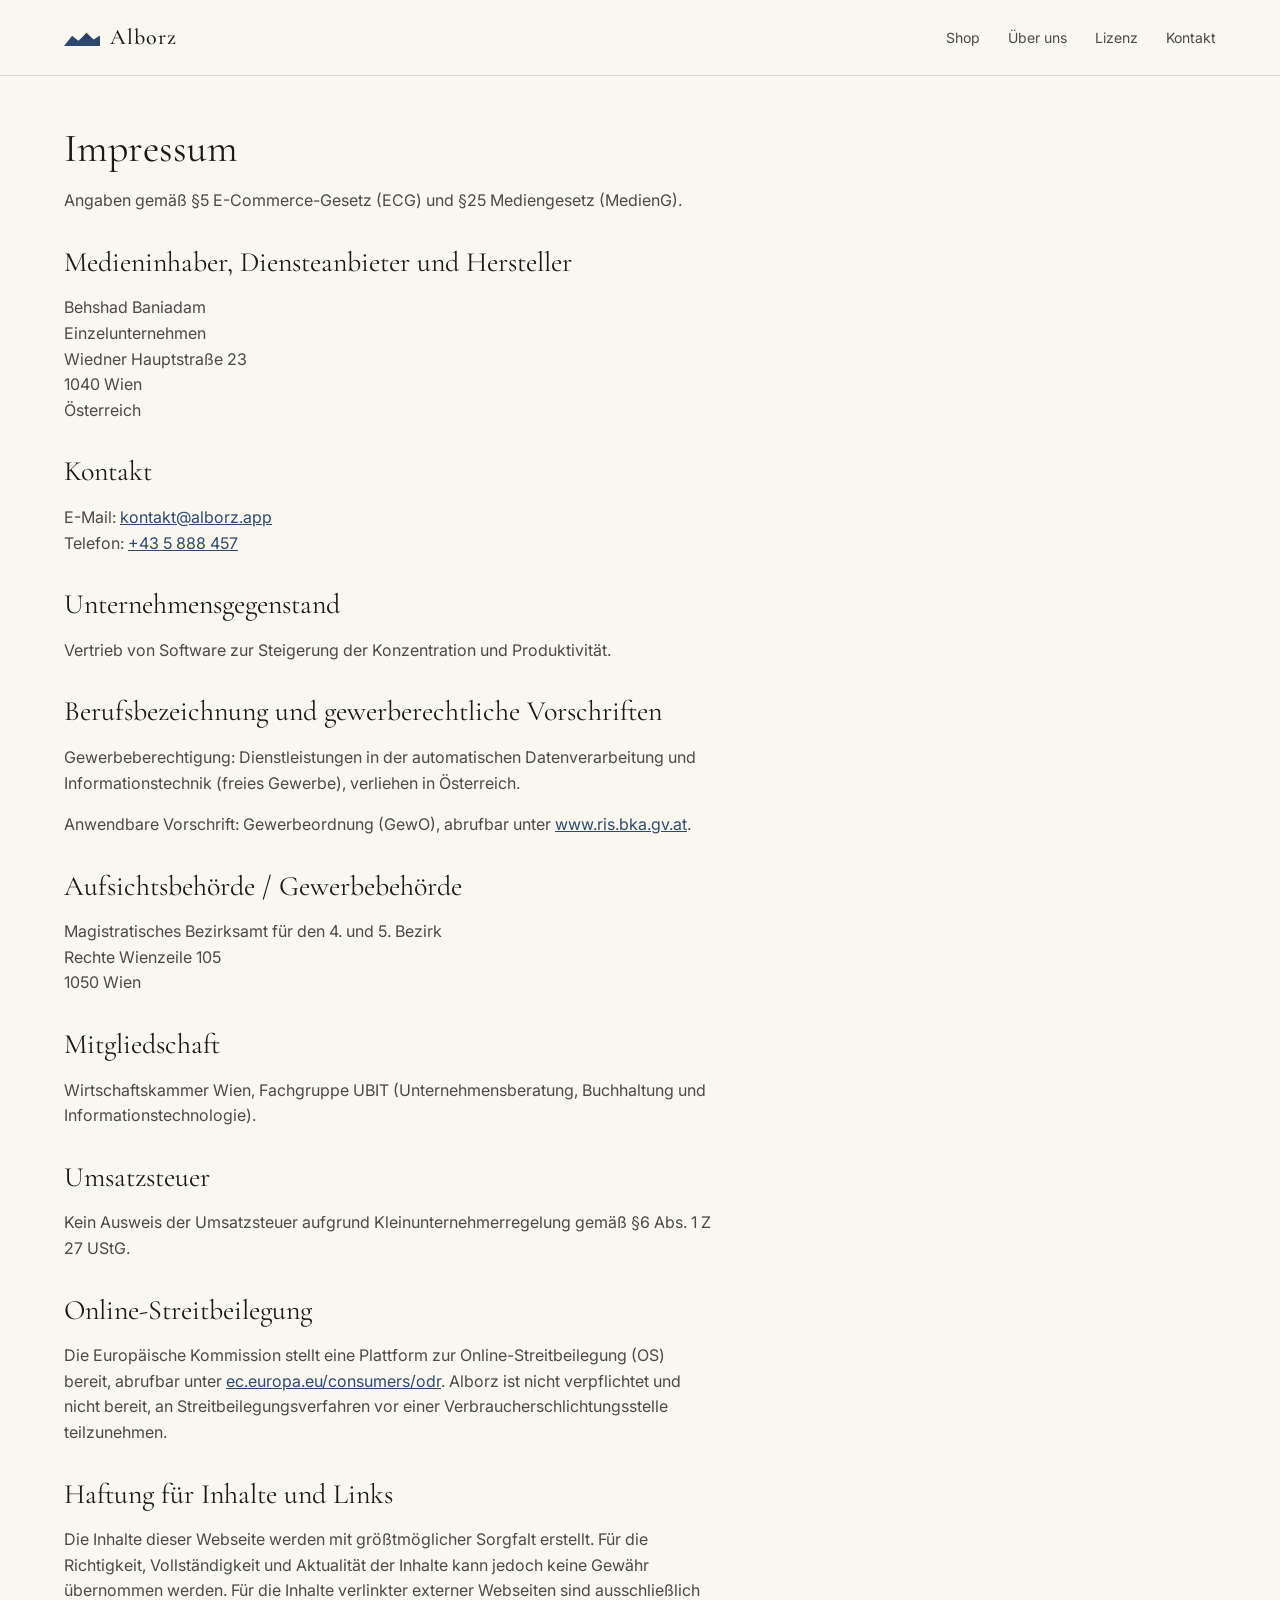
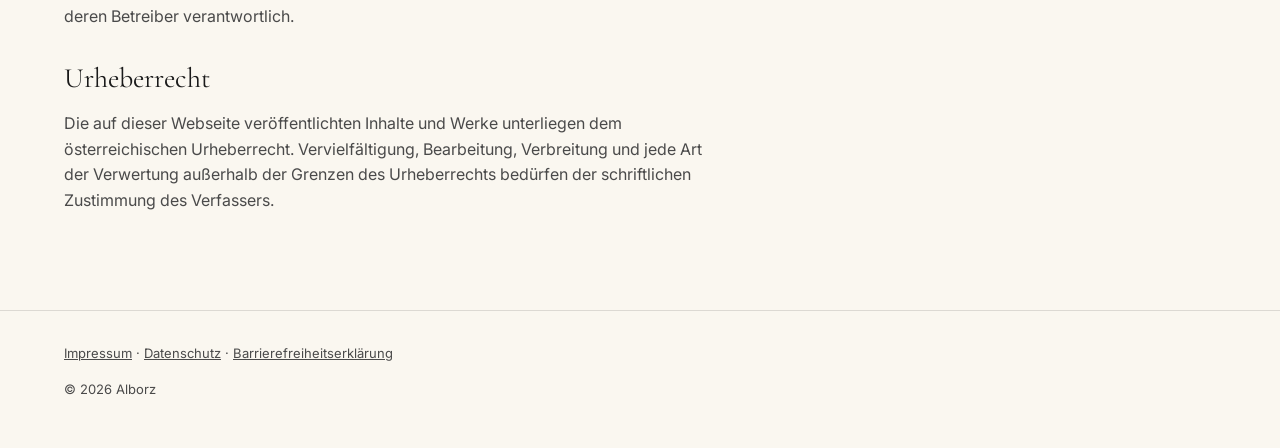
<file: impressum.html>
<!DOCTYPE html>
<html lang="de">
<head>
  <meta charset="UTF-8">
  <meta name="viewport" content="width=device-width, initial-scale=1.0">
  <title>Impressum - Alborz</title>
  <meta name="description" content="Impressum gemäß §5 ECG und §25 Mediengesetz.">
  <link rel="stylesheet" href="style.css">
</head>
<body>
  <a href="#main" class="skip-link">Zum Hauptinhalt springen</a>

  <header>
    <div class="container nav-inner">
      <a href="index.html" class="brand">
        <svg viewBox="0 0 200 100" aria-hidden="true" class="brand-icon">
          <circle cx="125" cy="30" r="14" fill="#e8d9b8"/>
          <path d="M 0 95 L 45 38 L 80 65 L 125 22 L 165 58 L 200 36 L 200 95 Z" fill="#2d4a6e"/>
          <path d="M 95 60 L 125 22 L 150 48" fill="#1e3a5f" opacity="0.55"/>
        </svg>
        <span>Alborz</span>
      </a>
      <nav aria-label="Hauptnavigation">
        <ul>
          <li><a href="shop.html">Shop</a></li>
          <li><a href="about.html">Über uns</a></li>
          <li><a href="lizenz.html">Lizenz</a></li>
          <li><a href="kontakt.html">Kontakt</a></li>
        </ul>
      </nav>
    </div>
  </header>

<main id="main">
    <div class="container">
      <h1>Impressum</h1>

      <p>Angaben gemäß §5 E-Commerce-Gesetz (ECG) und §25 Mediengesetz (MedienG).</p>

      <h2>Medieninhaber, Diensteanbieter und Hersteller</h2>
      <p>
        Behshad Baniadam<br>
        Einzelunternehmen<br>
        Wiedner Hauptstraße 23<br>
        1040 Wien<br>
        Österreich
      </p>

      <h2>Kontakt</h2>
      <p>
        E-Mail: <a href="mailto:kontakt@alborz.app">kontakt@alborz.app</a><br>
        Telefon: <a href="tel:+435888457">+43 5 888 457</a>
      </p>

      <h2>Unternehmensgegenstand</h2>
      <p>Vertrieb von Software zur Steigerung der Konzentration und Produktivität.</p>

      <h2>Berufsbezeichnung und gewerberechtliche Vorschriften</h2>
      <p>Gewerbeberechtigung: Dienstleistungen in der automatischen Datenverarbeitung und Informationstechnik (freies Gewerbe), verliehen in Österreich.</p>
      <p>Anwendbare Vorschrift: Gewerbeordnung (GewO), abrufbar unter <a href="https://www.ris.bka.gv.at" rel="noopener">www.ris.bka.gv.at</a>.</p>

      <h2>Aufsichtsbehörde / Gewerbebehörde</h2>
      <p>
        Magistratisches Bezirksamt für den 4. und 5. Bezirk<br>
        Rechte Wienzeile 105<br>
        1050 Wien
      </p>

      <h2>Mitgliedschaft</h2>
      <p>Wirtschaftskammer Wien, Fachgruppe UBIT (Unternehmensberatung, Buchhaltung und Informationstechnologie).</p>

      <h2>Umsatzsteuer</h2>
      <p>Kein Ausweis der Umsatzsteuer aufgrund Kleinunternehmerregelung gemäß §6 Abs. 1 Z 27 UStG.</p>

      <h2>Online-Streitbeilegung</h2>
      <p>
        Die Europäische Kommission stellt eine Plattform zur Online-Streitbeilegung (OS) bereit, abrufbar unter
        <a href="https://ec.europa.eu/consumers/odr" rel="noopener">ec.europa.eu/consumers/odr</a>.
        Alborz ist nicht verpflichtet und nicht bereit, an Streitbeilegungsverfahren vor einer
        Verbraucherschlichtungsstelle teilzunehmen.
      </p>

      <h2>Haftung für Inhalte und Links</h2>
      <p>
        Die Inhalte dieser Webseite werden mit größtmöglicher Sorgfalt erstellt. Für die Richtigkeit,
        Vollständigkeit und Aktualität der Inhalte kann jedoch keine Gewähr übernommen werden.
        Für die Inhalte verlinkter externer Webseiten sind ausschließlich deren Betreiber verantwortlich.
      </p>

      <h2>Urheberrecht</h2>
      <p>
        Die auf dieser Webseite veröffentlichten Inhalte und Werke unterliegen dem österreichischen
        Urheberrecht. Vervielfältigung, Bearbeitung, Verbreitung und jede Art der Verwertung außerhalb
        der Grenzen des Urheberrechts bedürfen der schriftlichen Zustimmung des Verfassers.
      </p>
    </div>
  </main>

  <footer>
    <div class="container">
      <p>
        <a href="impressum.html">Impressum</a> · 
        <a href="datenschutz.html">Datenschutz</a> · 
        <a href="barrierefreiheit.html">Barrierefreiheitserklärung</a>
      </p>
      <p>© 2026 Alborz</p>
    </div>
  </footer>
</body>
</html>
</file>
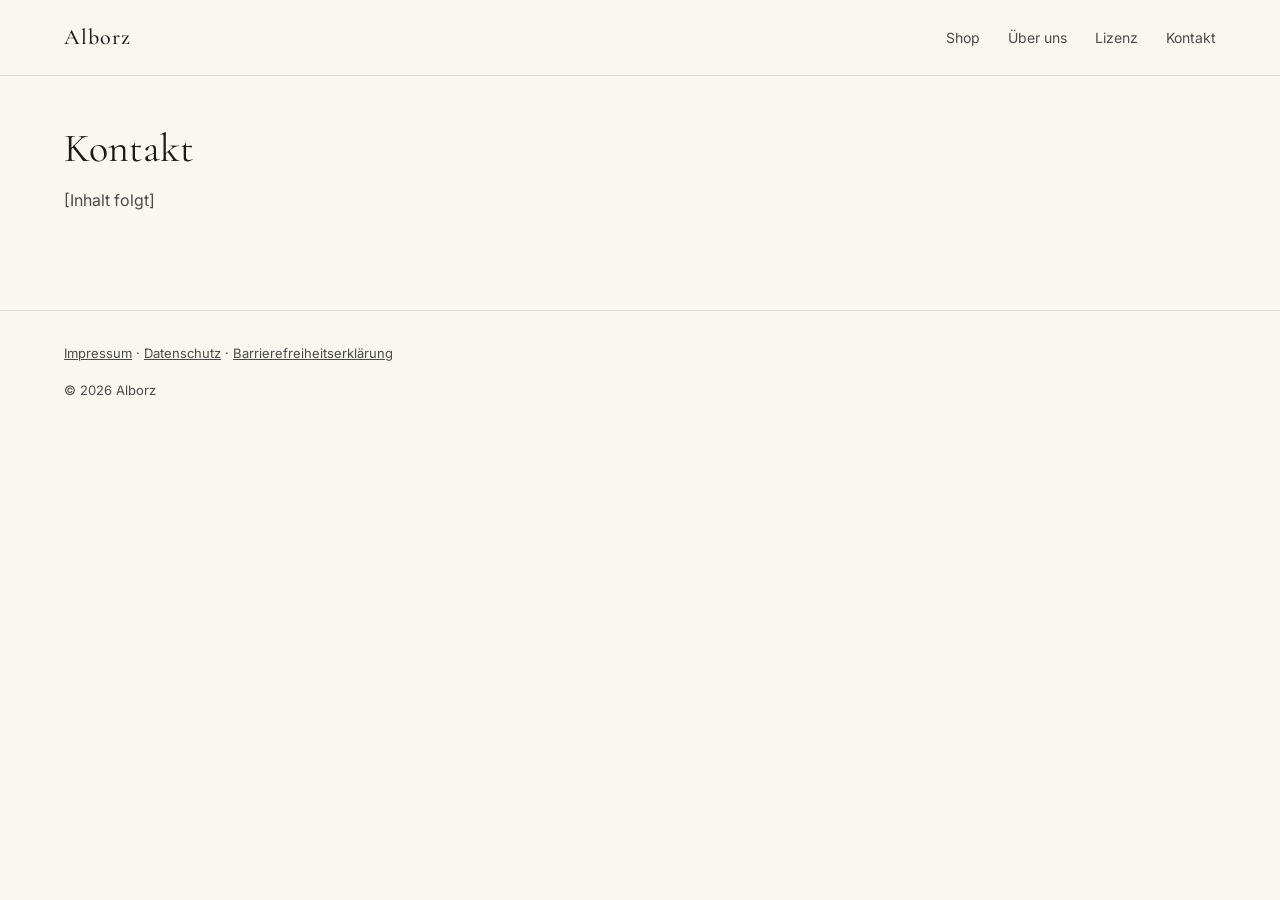
<file: Kontakt.html>
<!DOCTYPE html>
<html lang="de">
<head>
  <meta charset="UTF-8">
  <meta name="viewport" content="width=device-width, initial-scale=1.0">
  <title>Kontakt – Alborz</title>
  <meta name="description" content="Kontaktiere Alborz – Anfragen, Support und Feedback.">
  <link rel="stylesheet" href="style.css">
</head>
<body>
  <a href="#main" class="skip-link">Zum Hauptinhalt springen</a>

  <header>
    <div class="container nav-inner">
      <a href="index.html" class="brand">Alborz</a>
      <nav aria-label="Hauptnavigation">
        <ul>
          <li><a href="shop.html">Shop</a></li>
          <li><a href="about.html">Über uns</a></li>
          <li><a href="lizenz.html">Lizenz</a></li>
          <li><a href="kontakt.html">Kontakt</a></li>
        </ul>
      </nav>
    </div>
  </header>

  <main id="main">
    <div class="container">
      <h1>Kontakt</h1>
      <p>[Inhalt folgt]</p>
    </div>
  </main>

  <footer>
    <div class="container">
      <p>
        <a href="impressum.html">Impressum</a> · 
        <a href="datenschutz.html">Datenschutz</a> · 
        <a href="barrierefreiheit.html">Barrierefreiheitserklärung</a>
      </p>
      <p>© 2026 Alborz</p>
    </div>
  </footer>
</body>
</html>
</file>
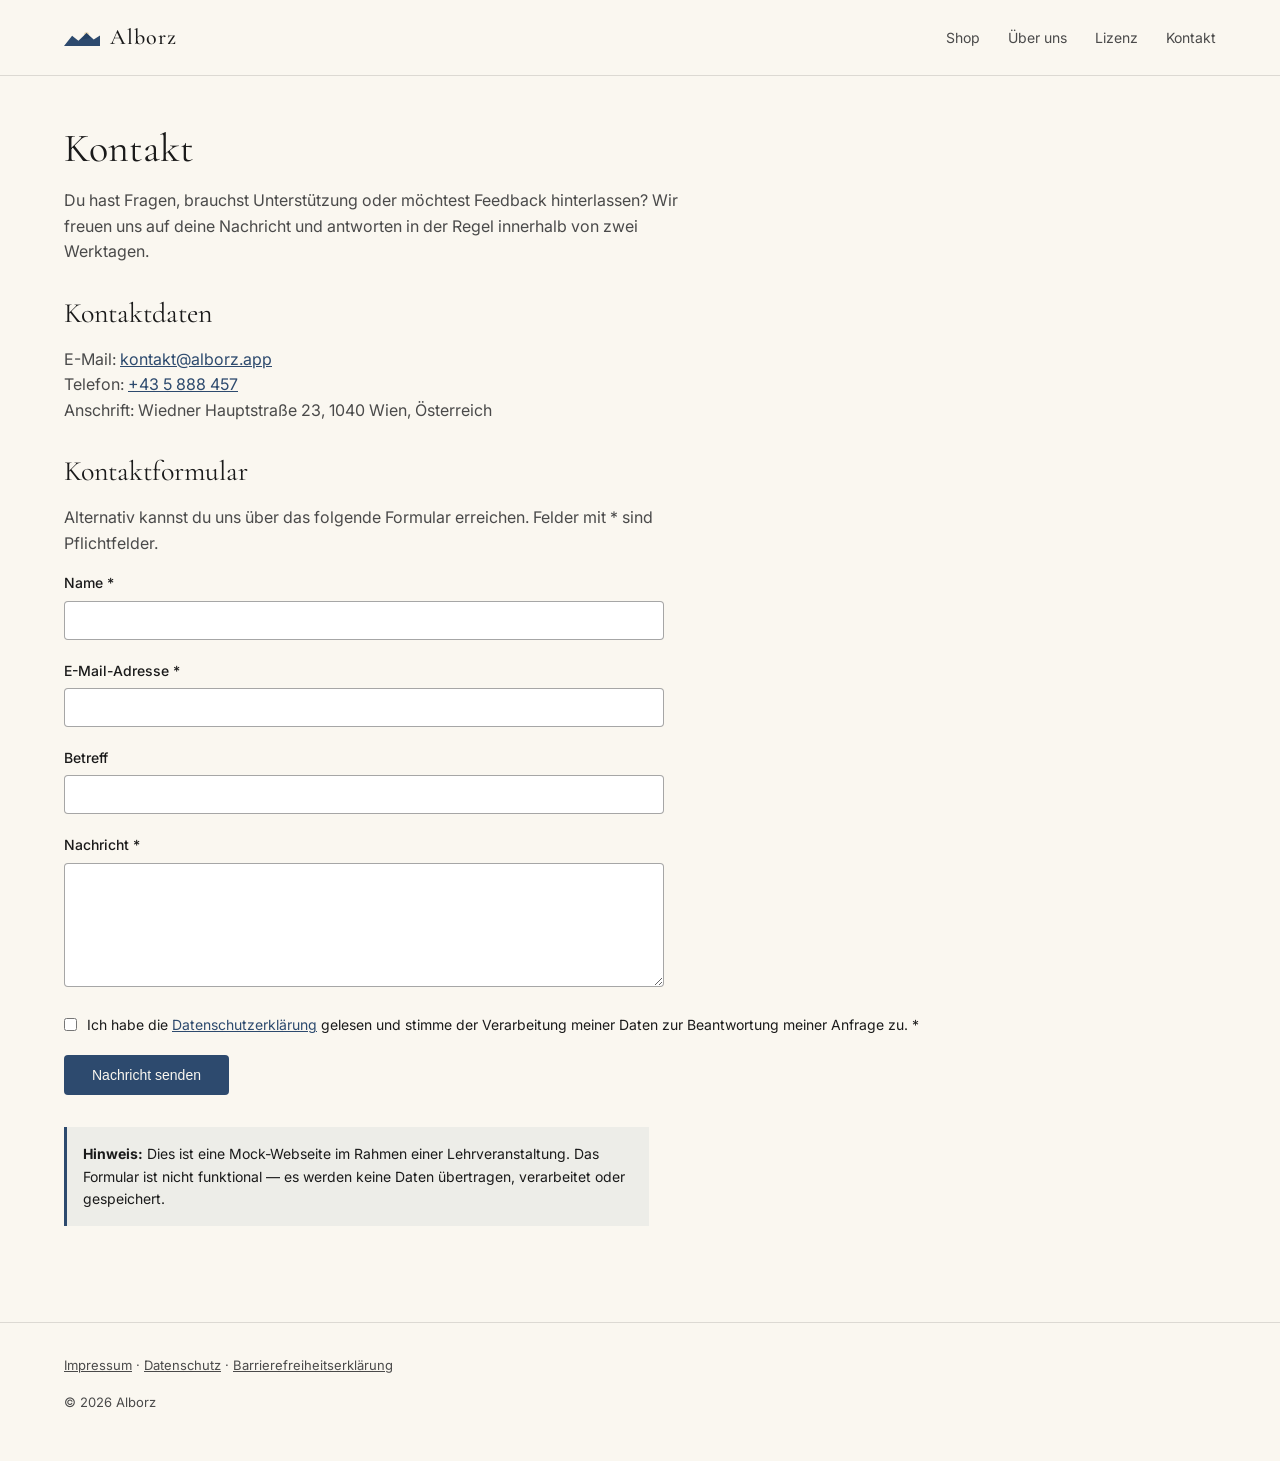
<file: kontakt.html>
<!DOCTYPE html>
<html lang="de">
<head>
  <meta charset="UTF-8">
  <meta name="viewport" content="width=device-width, initial-scale=1.0">
  <title>Kontakt – Alborz</title>
  <meta name="description" content="Kontaktiere Alborz – Anfragen, Support und Feedback.">
  <link rel="stylesheet" href="style.css">
</head>
<body>
  <a href="#main" class="skip-link">Zum Hauptinhalt springen</a>

  <header>
    <div class="container nav-inner">
     <a href="index.html" class="brand">
        <svg viewBox="0 0 200 100" aria-hidden="true" class="brand-icon">
          <circle cx="125" cy="30" r="14" fill="#e8d9b8"/>
          <path d="M 0 95 L 45 38 L 80 65 L 125 22 L 165 58 L 200 36 L 200 95 Z" fill="#2d4a6e"/>
          <path d="M 95 60 L 125 22 L 150 48" fill="#1e3a5f" opacity="0.55"/>
        </svg>
        <span>Alborz</span>
      </a>
      <nav aria-label="Hauptnavigation">
        <ul>
          <li><a href="shop.html">Shop</a></li>
          <li><a href="about.html">Über uns</a></li>
          <li><a href="lizenz.html">Lizenz</a></li>
          <li><a href="kontakt.html">Kontakt</a></li>
        </ul>
      </nav>
    </div>
  </header>

<main id="main">
    <div class="container">
      <h1>Kontakt</h1>

      <p>Du hast Fragen, brauchst Unterstützung oder möchtest Feedback hinterlassen? Wir freuen uns auf deine Nachricht und antworten in der Regel innerhalb von zwei Werktagen.</p>

      <h2>Kontaktdaten</h2>
      <p>
        E-Mail: <a href="mailto:kontakt@alborz.app">kontakt@alborz.app</a><br>
        Telefon: <a href="tel:+435888457">+43 5 888 457</a><br>
        Anschrift: Wiedner Hauptstraße 23, 1040 Wien, Österreich
      </p>

      <h2>Kontaktformular</h2>
      <p>Alternativ kannst du uns über das folgende Formular erreichen. Felder mit <span aria-hidden="true">*</span> sind Pflichtfelder.</p>

      <form action="#" method="post" aria-label="Kontaktformular">
        <div class="form-group">
          <label for="name">Name <span aria-hidden="true">*</span></label>
          <input type="text" id="name" name="name" required aria-required="true" autocomplete="name">
        </div>

        <div class="form-group">
          <label for="email">E-Mail-Adresse <span aria-hidden="true">*</span></label>
          <input type="email" id="email" name="email" required aria-required="true" autocomplete="email">
        </div>

        <div class="form-group">
          <label for="subject">Betreff</label>
          <input type="text" id="subject" name="subject">
        </div>

        <div class="form-group">
          <label for="message">Nachricht <span aria-hidden="true">*</span></label>
          <textarea id="message" name="message" rows="6" required aria-required="true"></textarea>
        </div>

        <div class="form-group form-checkbox">
          <input type="checkbox" id="datenschutz" name="datenschutz" required aria-required="true">
          <label for="datenschutz">Ich habe die <a href="datenschutz.html">Datenschutzerklärung</a> gelesen und stimme der Verarbeitung meiner Daten zur Beantwortung meiner Anfrage zu. <span aria-hidden="true">*</span></label>
        </div>

        <button type="submit" class="btn">Nachricht senden</button>
      </form>

      <p class="mock-notice"><strong>Hinweis:</strong> Dies ist eine Mock-Webseite im Rahmen einer Lehrveranstaltung. Das Formular ist nicht funktional &mdash; es werden keine Daten übertragen, verarbeitet oder gespeichert.</p>
    </div>
  </main>

  <footer>
    <div class="container">
      <p>
        <a href="impressum.html">Impressum</a> · 
        <a href="datenschutz.html">Datenschutz</a> · 
        <a href="barrierefreiheit.html">Barrierefreiheitserklärung</a>
      </p>
      <p>© 2026 Alborz</p>
    </div>
  </footer>
</body>
</html>
</file>
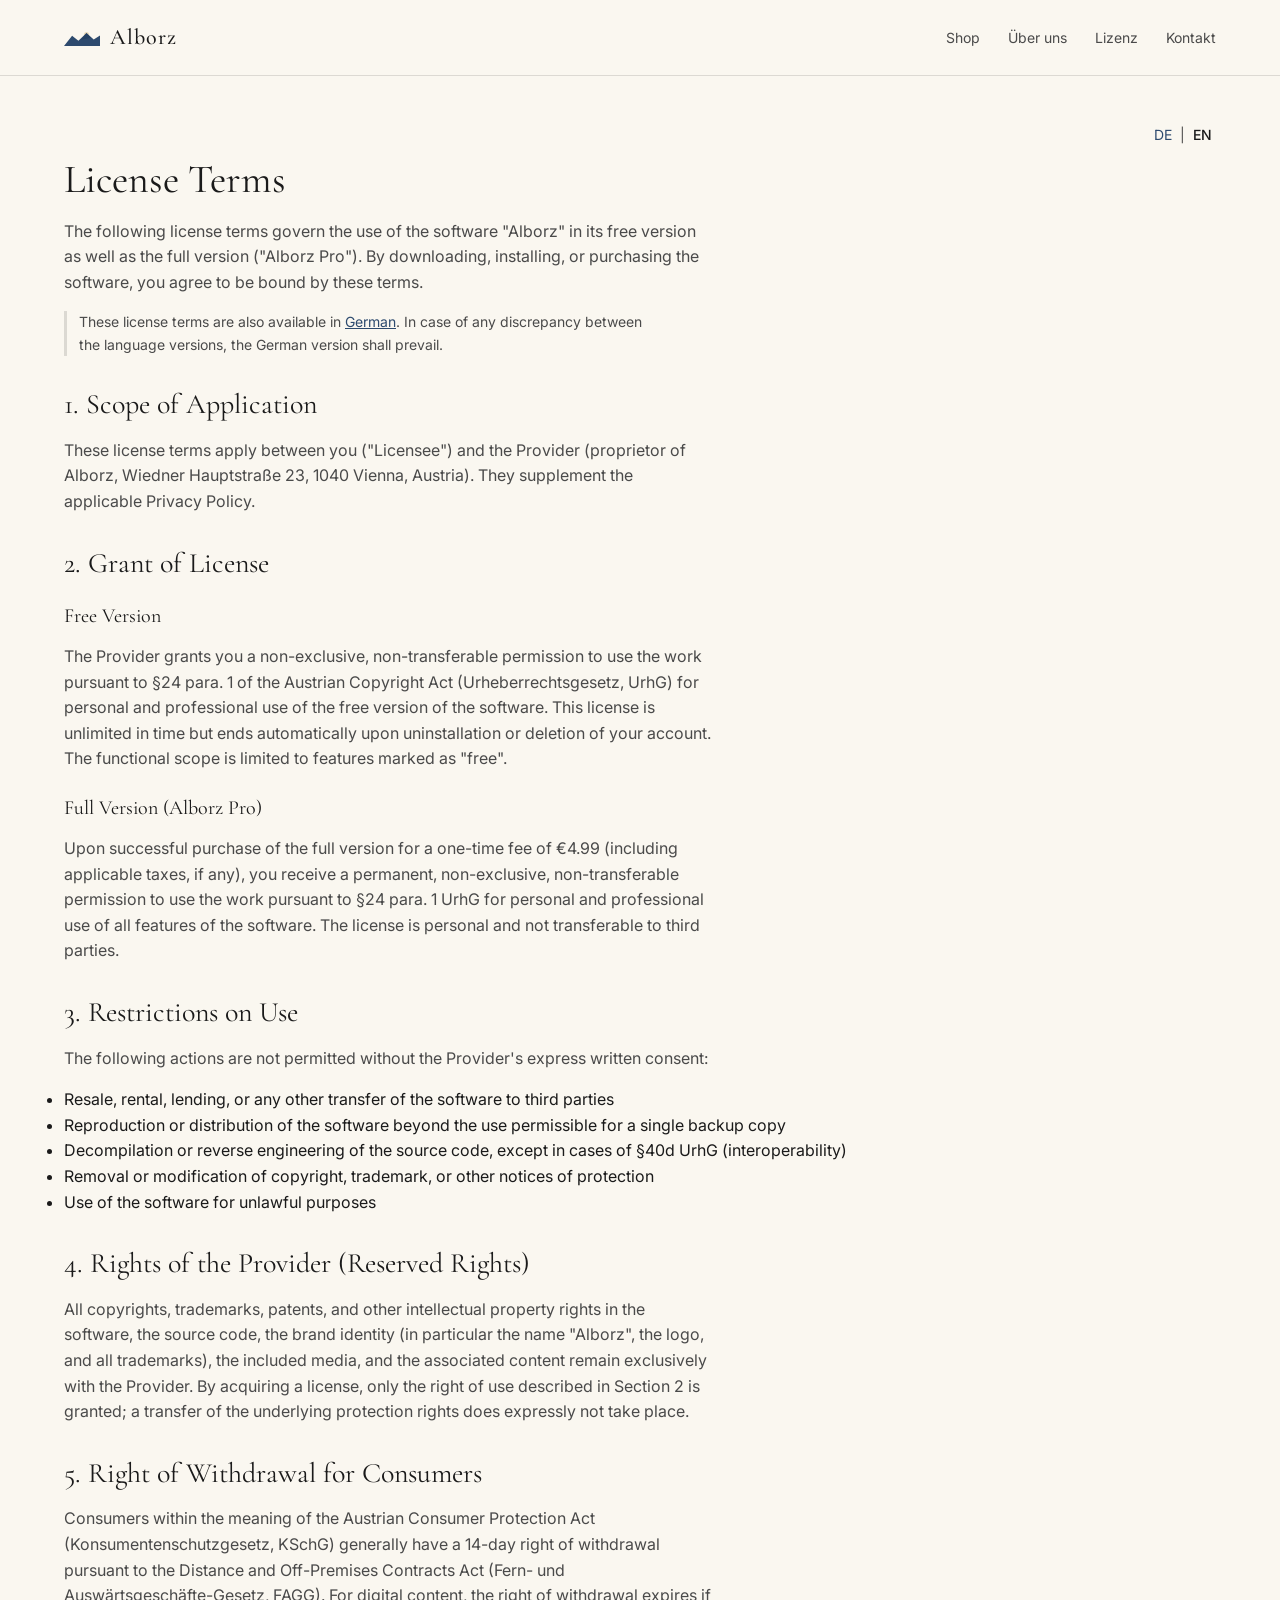
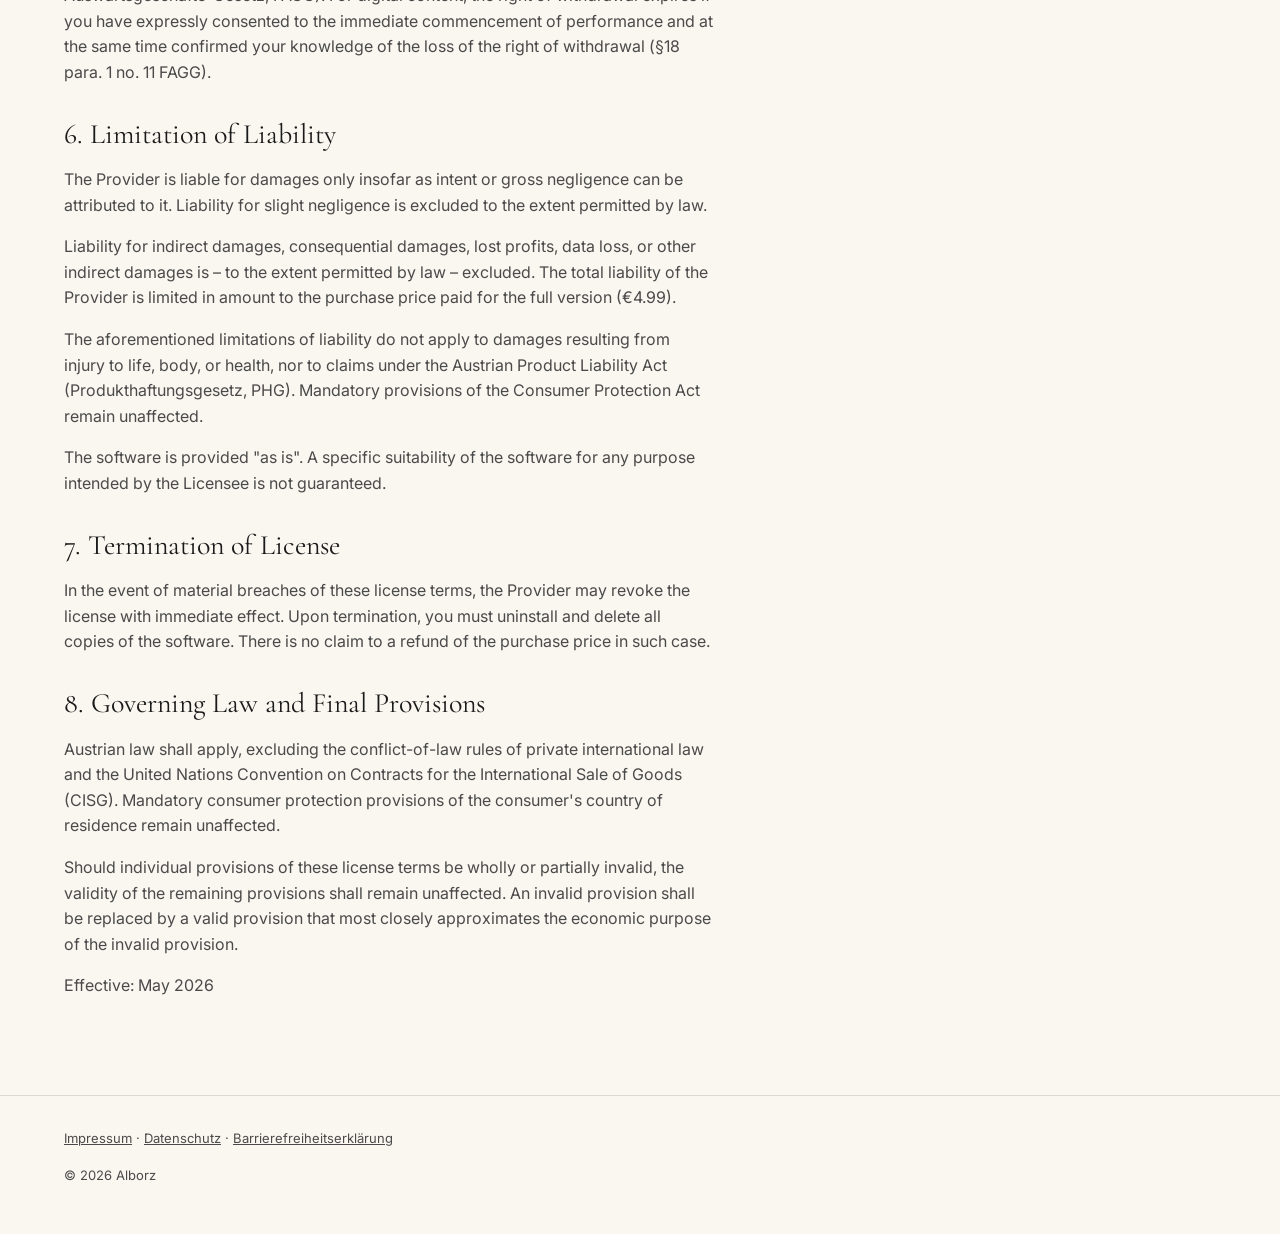
<file: license.html>
<!DOCTYPE html>
<html lang="en">
<head>
  <meta charset="UTF-8">
  <meta name="viewport" content="width=device-width, initial-scale=1.0">
  <title>License – Alborz</title>
  <meta name="description" content="License terms for the use of Alborz software.">
  <link rel="stylesheet" href="style.css">
</head>
<body>
  <a href="#main" class="skip-link">Skip to main content</a>

  <header>
    <div class="container nav-inner">
      <a href="index.html" class="brand">
        <svg viewBox="0 0 200 100" aria-hidden="true" class="brand-icon">
          <circle cx="125" cy="30" r="14" fill="#e8d9b8"/>
          <path d="M 0 95 L 45 38 L 80 65 L 125 22 L 165 58 L 200 36 L 200 95 Z" fill="#2d4a6e"/>
          <path d="M 95 60 L 125 22 L 150 48" fill="#1e3a5f" opacity="0.55"/>
        </svg>
        <span>Alborz</span>
      </a>
      <nav aria-label="Hauptnavigation">
        <ul>
          <li><a href="shop.html">Shop</a></li>
          <li><a href="about.html">Über uns</a></li>
          <li><a href="lizenz.html">Lizenz</a></li>
          <li><a href="kontakt.html">Kontakt</a></li>
        </ul>
      </nav>
    </div>
  </header>

  <main id="main">
    <div class="container">
      <div class="lang-switcher" role="navigation" aria-label="Language selection">
        <a href="lizenz.html">DE</a> | 
        <a href="license.html" aria-current="page">EN</a>
      </div>

      <h1>License Terms</h1>

      <p>The following license terms govern the use of the software "Alborz" in its free version as well as the full version ("Alborz Pro"). By downloading, installing, or purchasing the software, you agree to be bound by these terms.</p>

      <p class="lang-note">These license terms are also available in <a href="lizenz.html">German</a>. In case of any discrepancy between the language versions, the German version shall prevail.</p>

      <h2>1. Scope of Application</h2>
      <p>These license terms apply between you ("Licensee") and the Provider (proprietor of Alborz, Wiedner Hauptstraße 23, 1040 Vienna, Austria). They supplement the applicable Privacy Policy.</p>

      <h2>2. Grant of License</h2>

      <h3>Free Version</h3>
      <p>The Provider grants you a non-exclusive, non-transferable permission to use the work pursuant to §24 para. 1 of the Austrian Copyright Act (Urheberrechtsgesetz, UrhG) for personal and professional use of the free version of the software. This license is unlimited in time but ends automatically upon uninstallation or deletion of your account. The functional scope is limited to features marked as "free".</p>

      <h3>Full Version (Alborz Pro)</h3>
      <p>Upon successful purchase of the full version for a one-time fee of €4.99 (including applicable taxes, if any), you receive a permanent, non-exclusive, non-transferable permission to use the work pursuant to §24 para. 1 UrhG for personal and professional use of all features of the software. The license is personal and not transferable to third parties.</p>

      <h2>3. Restrictions on Use</h2>
      <p>The following actions are not permitted without the Provider's express written consent:</p>
      <ul>
        <li>Resale, rental, lending, or any other transfer of the software to third parties</li>
        <li>Reproduction or distribution of the software beyond the use permissible for a single backup copy</li>
        <li>Decompilation or reverse engineering of the source code, except in cases of §40d UrhG (interoperability)</li>
        <li>Removal or modification of copyright, trademark, or other notices of protection</li>
        <li>Use of the software for unlawful purposes</li>
      </ul>

      <h2>4. Rights of the Provider (Reserved Rights)</h2>
      <p>All copyrights, trademarks, patents, and other intellectual property rights in the software, the source code, the brand identity (in particular the name "Alborz", the logo, and all trademarks), the included media, and the associated content remain exclusively with the Provider. By acquiring a license, only the right of use described in Section 2 is granted; a transfer of the underlying protection rights does expressly not take place.</p>

      <h2>5. Right of Withdrawal for Consumers</h2>
      <p>Consumers within the meaning of the Austrian Consumer Protection Act (Konsumentenschutzgesetz, KSchG) generally have a 14-day right of withdrawal pursuant to the Distance and Off-Premises Contracts Act (Fern- und Auswärtsgeschäfte-Gesetz, FAGG). For digital content, the right of withdrawal expires if you have expressly consented to the immediate commencement of performance and at the same time confirmed your knowledge of the loss of the right of withdrawal (§18 para. 1 no. 11 FAGG).</p>

      <h2>6. Limitation of Liability</h2>
      <p>The Provider is liable for damages only insofar as intent or gross negligence can be attributed to it. Liability for slight negligence is excluded to the extent permitted by law.</p>
      <p>Liability for indirect damages, consequential damages, lost profits, data loss, or other indirect damages is – to the extent permitted by law – excluded. The total liability of the Provider is limited in amount to the purchase price paid for the full version (€4.99).</p>
      <p>The aforementioned limitations of liability do not apply to damages resulting from injury to life, body, or health, nor to claims under the Austrian Product Liability Act (Produkthaftungsgesetz, PHG). Mandatory provisions of the Consumer Protection Act remain unaffected.</p>
      <p>The software is provided "as is". A specific suitability of the software for any purpose intended by the Licensee is not guaranteed.</p>

      <h2>7. Termination of License</h2>
      <p>In the event of material breaches of these license terms, the Provider may revoke the license with immediate effect. Upon termination, you must uninstall and delete all copies of the software. There is no claim to a refund of the purchase price in such case.</p>

      <h2>8. Governing Law and Final Provisions</h2>
      <p>Austrian law shall apply, excluding the conflict-of-law rules of private international law and the United Nations Convention on Contracts for the International Sale of Goods (CISG). Mandatory consumer protection provisions of the consumer's country of residence remain unaffected.</p>
      <p>Should individual provisions of these license terms be wholly or partially invalid, the validity of the remaining provisions shall remain unaffected. An invalid provision shall be replaced by a valid provision that most closely approximates the economic purpose of the invalid provision.</p>
      <p>Effective: May 2026</p>
    </div>
  </main>

  <footer>
    <div class="container">
      <p>
        <a href="impressum.html">Impressum</a> · 
        <a href="datenschutz.html">Datenschutz</a> · 
        <a href="barrierefreiheit.html">Barrierefreiheitserklärung</a>
      </p>
      <p>© 2026 Alborz</p>
    </div>
  </footer>
</body>
</html>
</file>
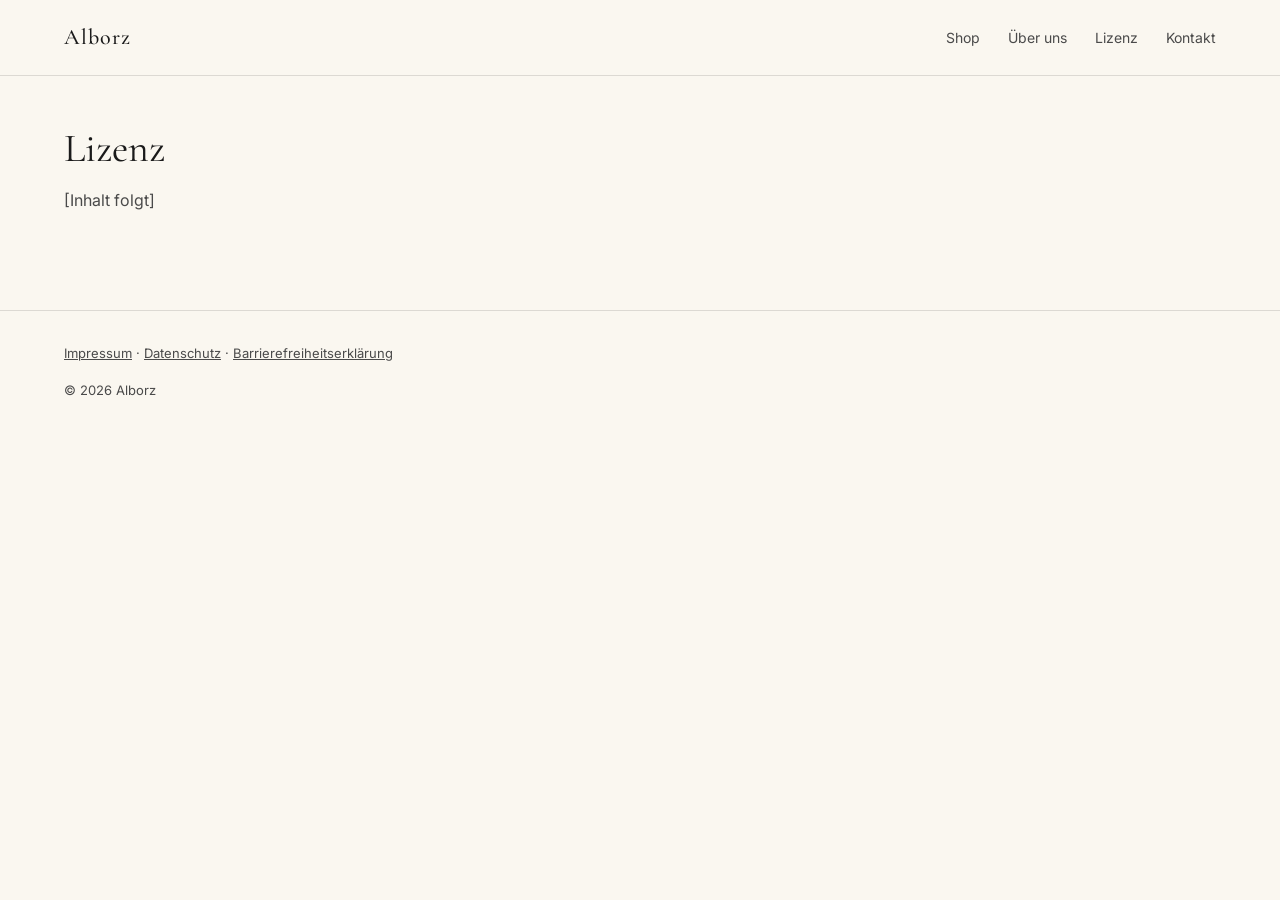
<file: Lizenz.html>
<!DOCTYPE html>
<html lang="de">
<head>
  <meta charset="UTF-8">
  <meta name="viewport" content="width=device-width, initial-scale=1.0">
  <title>Lizenz – Alborz</title>
  <meta name="description" content="Lizenzbedingungen für die Nutzung von Alborz.">
  <link rel="stylesheet" href="style.css">
</head>
<body>
  <a href="#main" class="skip-link">Zum Hauptinhalt springen</a>

  <header>
    <div class="container nav-inner">
      <a href="index.html" class="brand">Alborz</a>
      <nav aria-label="Hauptnavigation">
        <ul>
          <li><a href="shop.html">Shop</a></li>
          <li><a href="about.html">Über uns</a></li>
          <li><a href="lizenz.html">Lizenz</a></li>
          <li><a href="kontakt.html">Kontakt</a></li>
        </ul>
      </nav>
    </div>
  </header>

  <main id="main">
    <div class="container">
      <h1>Lizenz</h1>
      <p>[Inhalt folgt]</p>
    </div>
  </main>

  <footer>
    <div class="container">
      <p>
        <a href="impressum.html">Impressum</a> · 
        <a href="datenschutz.html">Datenschutz</a> · 
        <a href="barrierefreiheit.html">Barrierefreiheitserklärung</a>
      </p>
      <p>© 2026 Alborz</p>
    </div>
  </footer>
</body>
</html>
</file>
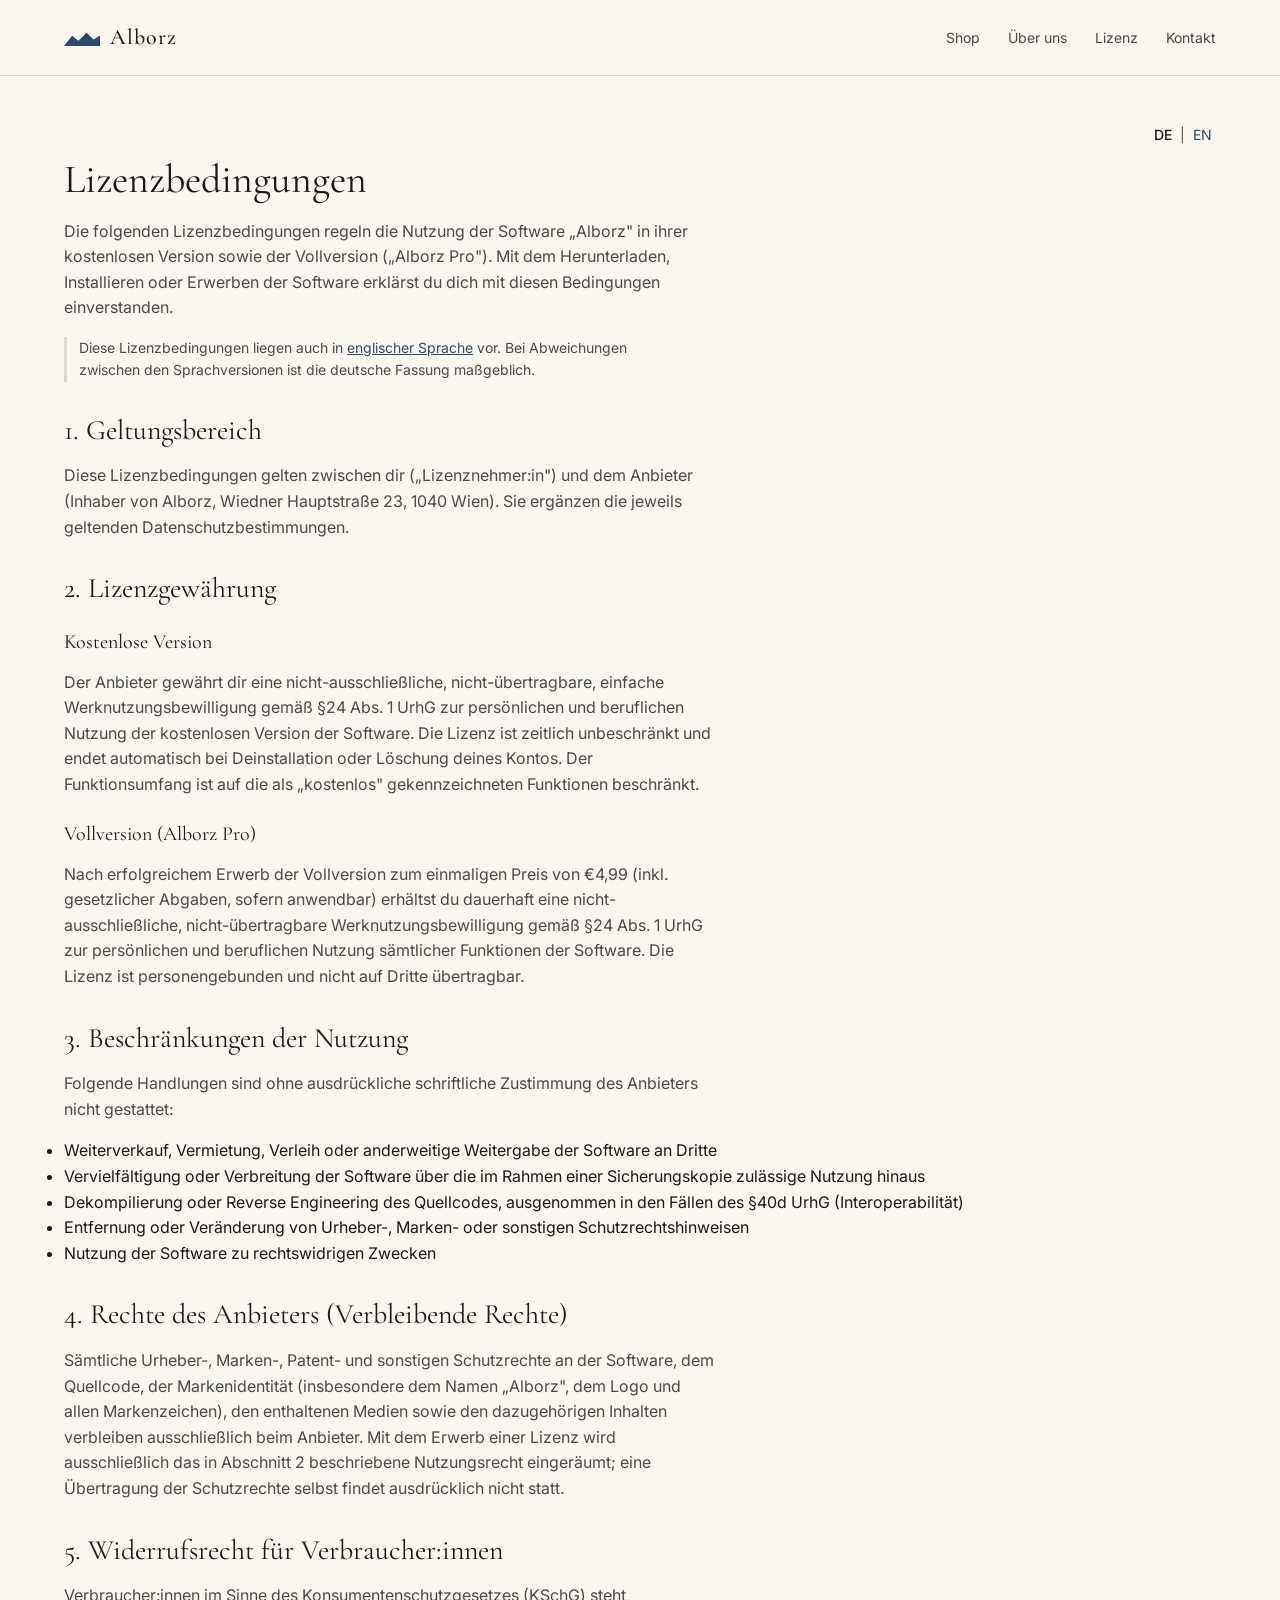
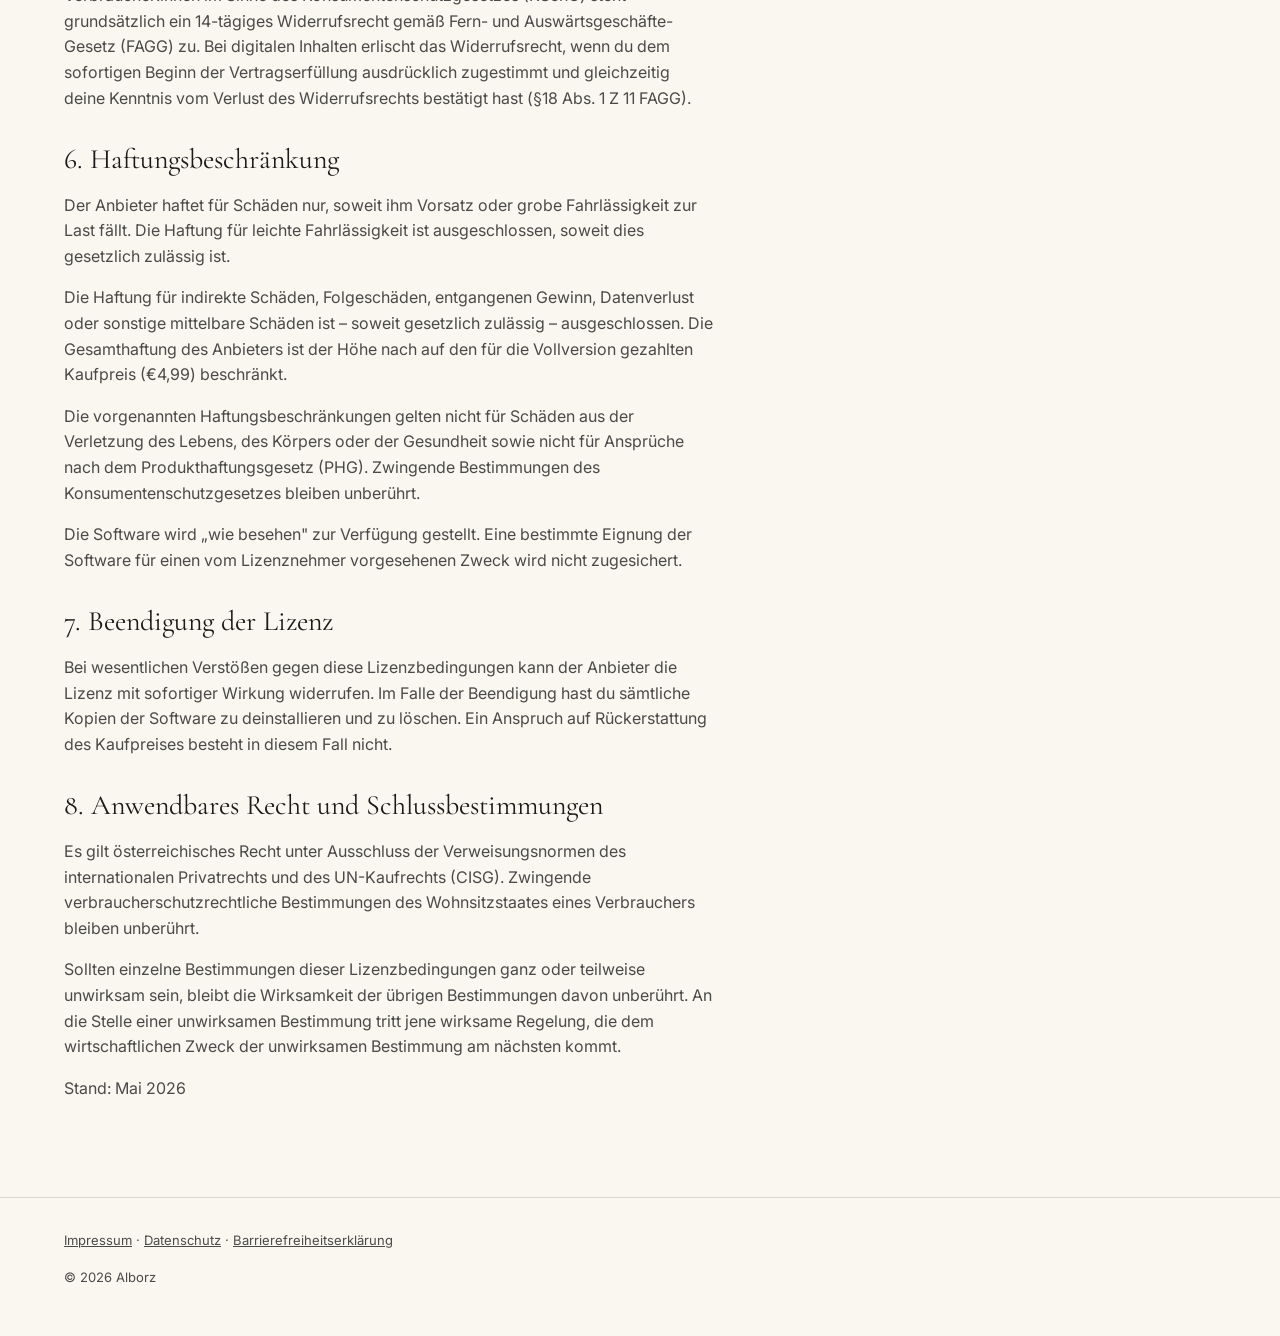
<file: lizenz.html>
<!DOCTYPE html>
<html lang="de">
<head>
  <meta charset="UTF-8">
  <meta name="viewport" content="width=device-width, initial-scale=1.0">
  <title>Lizenz – Alborz</title>
  <meta name="description" content="Lizenzbedingungen für die Nutzung von Alborz.">
  <link rel="stylesheet" href="style.css">
</head>
<body>
  <a href="#main" class="skip-link">Zum Hauptinhalt springen</a>

  <header>
    <div class="container nav-inner">
     <a href="index.html" class="brand">
        <svg viewBox="0 0 200 100" aria-hidden="true" class="brand-icon">
          <circle cx="125" cy="30" r="14" fill="#e8d9b8"/>
          <path d="M 0 95 L 45 38 L 80 65 L 125 22 L 165 58 L 200 36 L 200 95 Z" fill="#2d4a6e"/>
          <path d="M 95 60 L 125 22 L 150 48" fill="#1e3a5f" opacity="0.55"/>
        </svg>
        <span>Alborz</span>
      </a>
      <nav aria-label="Hauptnavigation">
        <ul>
          <li><a href="shop.html">Shop</a></li>
          <li><a href="about.html">Über uns</a></li>
          <li><a href="lizenz.html">Lizenz</a></li>
          <li><a href="kontakt.html">Kontakt</a></li>
        </ul>
      </nav>
    </div>
  </header>

<main id="main">
    <div class="container">
      
      <div class="lang-switcher" role="navigation" aria-label="Sprachauswahl">
        <a href="lizenz.html" aria-current="page">DE</a> | 
        <a href="license.html">EN</a>
      </div>
      
      <h1>Lizenzbedingungen</h1>

      <p>Die folgenden Lizenzbedingungen regeln die Nutzung der Software „Alborz" in ihrer kostenlosen Version sowie der Vollversion („Alborz Pro"). Mit dem Herunterladen, Installieren oder Erwerben der Software erklärst du dich mit diesen Bedingungen einverstanden.</p>
      <p class="lang-note">Diese Lizenzbedingungen liegen auch in <a href="license.html">englischer Sprache</a> vor. Bei Abweichungen zwischen den Sprachversionen ist die deutsche Fassung maßgeblich.</p>
      
      <h2>1. Geltungsbereich</h2>
      <p>Diese Lizenzbedingungen gelten zwischen dir („Lizenznehmer:in") und dem Anbieter (Inhaber von Alborz, Wiedner Hauptstraße 23, 1040 Wien). Sie ergänzen die jeweils geltenden Datenschutzbestimmungen.</p>

      <h2>2. Lizenzgewährung</h2>

      <h3>Kostenlose Version</h3>
      <p>Der Anbieter gewährt dir eine nicht-ausschließliche, nicht-übertragbare, einfache Werknutzungsbewilligung gemäß §24 Abs. 1 UrhG zur persönlichen und beruflichen Nutzung der kostenlosen Version der Software. Die Lizenz ist zeitlich unbeschränkt und endet automatisch bei Deinstallation oder Löschung deines Kontos. Der Funktionsumfang ist auf die als „kostenlos" gekennzeichneten Funktionen beschränkt.</p>

      <h3>Vollversion (Alborz Pro)</h3>
      <p>Nach erfolgreichem Erwerb der Vollversion zum einmaligen Preis von €4,99 (inkl. gesetzlicher Abgaben, sofern anwendbar) erhältst du dauerhaft eine nicht-ausschließliche, nicht-übertragbare Werknutzungsbewilligung gemäß §24 Abs. 1 UrhG zur persönlichen und beruflichen Nutzung sämtlicher Funktionen der Software. Die Lizenz ist personengebunden und nicht auf Dritte übertragbar.</p>

      <h2>3. Beschränkungen der Nutzung</h2>
      <p>Folgende Handlungen sind ohne ausdrückliche schriftliche Zustimmung des Anbieters nicht gestattet:</p>
      <ul>
        <li>Weiterverkauf, Vermietung, Verleih oder anderweitige Weitergabe der Software an Dritte</li>
        <li>Vervielfältigung oder Verbreitung der Software über die im Rahmen einer Sicherungskopie zulässige Nutzung hinaus</li>
        <li>Dekompilierung oder Reverse Engineering des Quellcodes, ausgenommen in den Fällen des §40d UrhG (Interoperabilität)</li>
        <li>Entfernung oder Veränderung von Urheber-, Marken- oder sonstigen Schutzrechtshinweisen</li>
        <li>Nutzung der Software zu rechtswidrigen Zwecken</li>
      </ul>

      <h2>4. Rechte des Anbieters (Verbleibende Rechte)</h2>
      <p>Sämtliche Urheber-, Marken-, Patent- und sonstigen Schutzrechte an der Software, dem Quellcode, der Markenidentität (insbesondere dem Namen „Alborz", dem Logo und allen Markenzeichen), den enthaltenen Medien sowie den dazugehörigen Inhalten verbleiben ausschließlich beim Anbieter. Mit dem Erwerb einer Lizenz wird ausschließlich das in Abschnitt 2 beschriebene Nutzungsrecht eingeräumt; eine Übertragung der Schutzrechte selbst findet ausdrücklich nicht statt.</p>

      <h2>5. Widerrufsrecht für Verbraucher:innen</h2>
      <p>Verbraucher:innen im Sinne des Konsumentenschutzgesetzes (KSchG) steht grundsätzlich ein 14-tägiges Widerrufsrecht gemäß Fern- und Auswärtsgeschäfte-Gesetz (FAGG) zu. Bei digitalen Inhalten erlischt das Widerrufsrecht, wenn du dem sofortigen Beginn der Vertragserfüllung ausdrücklich zugestimmt und gleichzeitig deine Kenntnis vom Verlust des Widerrufsrechts bestätigt hast (§18 Abs. 1 Z 11 FAGG).</p>

      <h2>6. Haftungsbeschränkung</h2>
      <p>Der Anbieter haftet für Schäden nur, soweit ihm Vorsatz oder grobe Fahrlässigkeit zur Last fällt. Die Haftung für leichte Fahrlässigkeit ist ausgeschlossen, soweit dies gesetzlich zulässig ist.</p>
      <p>Die Haftung für indirekte Schäden, Folgeschäden, entgangenen Gewinn, Datenverlust oder sonstige mittelbare Schäden ist – soweit gesetzlich zulässig – ausgeschlossen. Die Gesamthaftung des Anbieters ist der Höhe nach auf den für die Vollversion gezahlten Kaufpreis (€4,99) beschränkt.</p>
      <p>Die vorgenannten Haftungsbeschränkungen gelten nicht für Schäden aus der Verletzung des Lebens, des Körpers oder der Gesundheit sowie nicht für Ansprüche nach dem Produkthaftungsgesetz (PHG). Zwingende Bestimmungen des Konsumentenschutzgesetzes bleiben unberührt.</p>
      <p>Die Software wird „wie besehen" zur Verfügung gestellt. Eine bestimmte Eignung der Software für einen vom Lizenznehmer vorgesehenen Zweck wird nicht zugesichert.</p>

      <h2>7. Beendigung der Lizenz</h2>
      <p>Bei wesentlichen Verstößen gegen diese Lizenzbedingungen kann der Anbieter die Lizenz mit sofortiger Wirkung widerrufen. Im Falle der Beendigung hast du sämtliche Kopien der Software zu deinstallieren und zu löschen. Ein Anspruch auf Rückerstattung des Kaufpreises besteht in diesem Fall nicht.</p>

      <h2>8. Anwendbares Recht und Schlussbestimmungen</h2>
      <p>Es gilt österreichisches Recht unter Ausschluss der Verweisungsnormen des internationalen Privatrechts und des UN-Kaufrechts (CISG). Zwingende verbraucherschutzrechtliche Bestimmungen des Wohnsitzstaates eines Verbrauchers bleiben unberührt.</p>
      <p>Sollten einzelne Bestimmungen dieser Lizenzbedingungen ganz oder teilweise unwirksam sein, bleibt die Wirksamkeit der übrigen Bestimmungen davon unberührt. An die Stelle einer unwirksamen Bestimmung tritt jene wirksame Regelung, die dem wirtschaftlichen Zweck der unwirksamen Bestimmung am nächsten kommt.</p>
      <p>Stand: Mai 2026</p>
    </div>
  </main>

  <footer>
    <div class="container">
      <p>
        <a href="impressum.html">Impressum</a> · 
        <a href="datenschutz.html">Datenschutz</a> · 
        <a href="barrierefreiheit.html">Barrierefreiheitserklärung</a>
      </p>
      <p>© 2026 Alborz</p>
    </div>
  </footer>
</body>
</html>
</file>
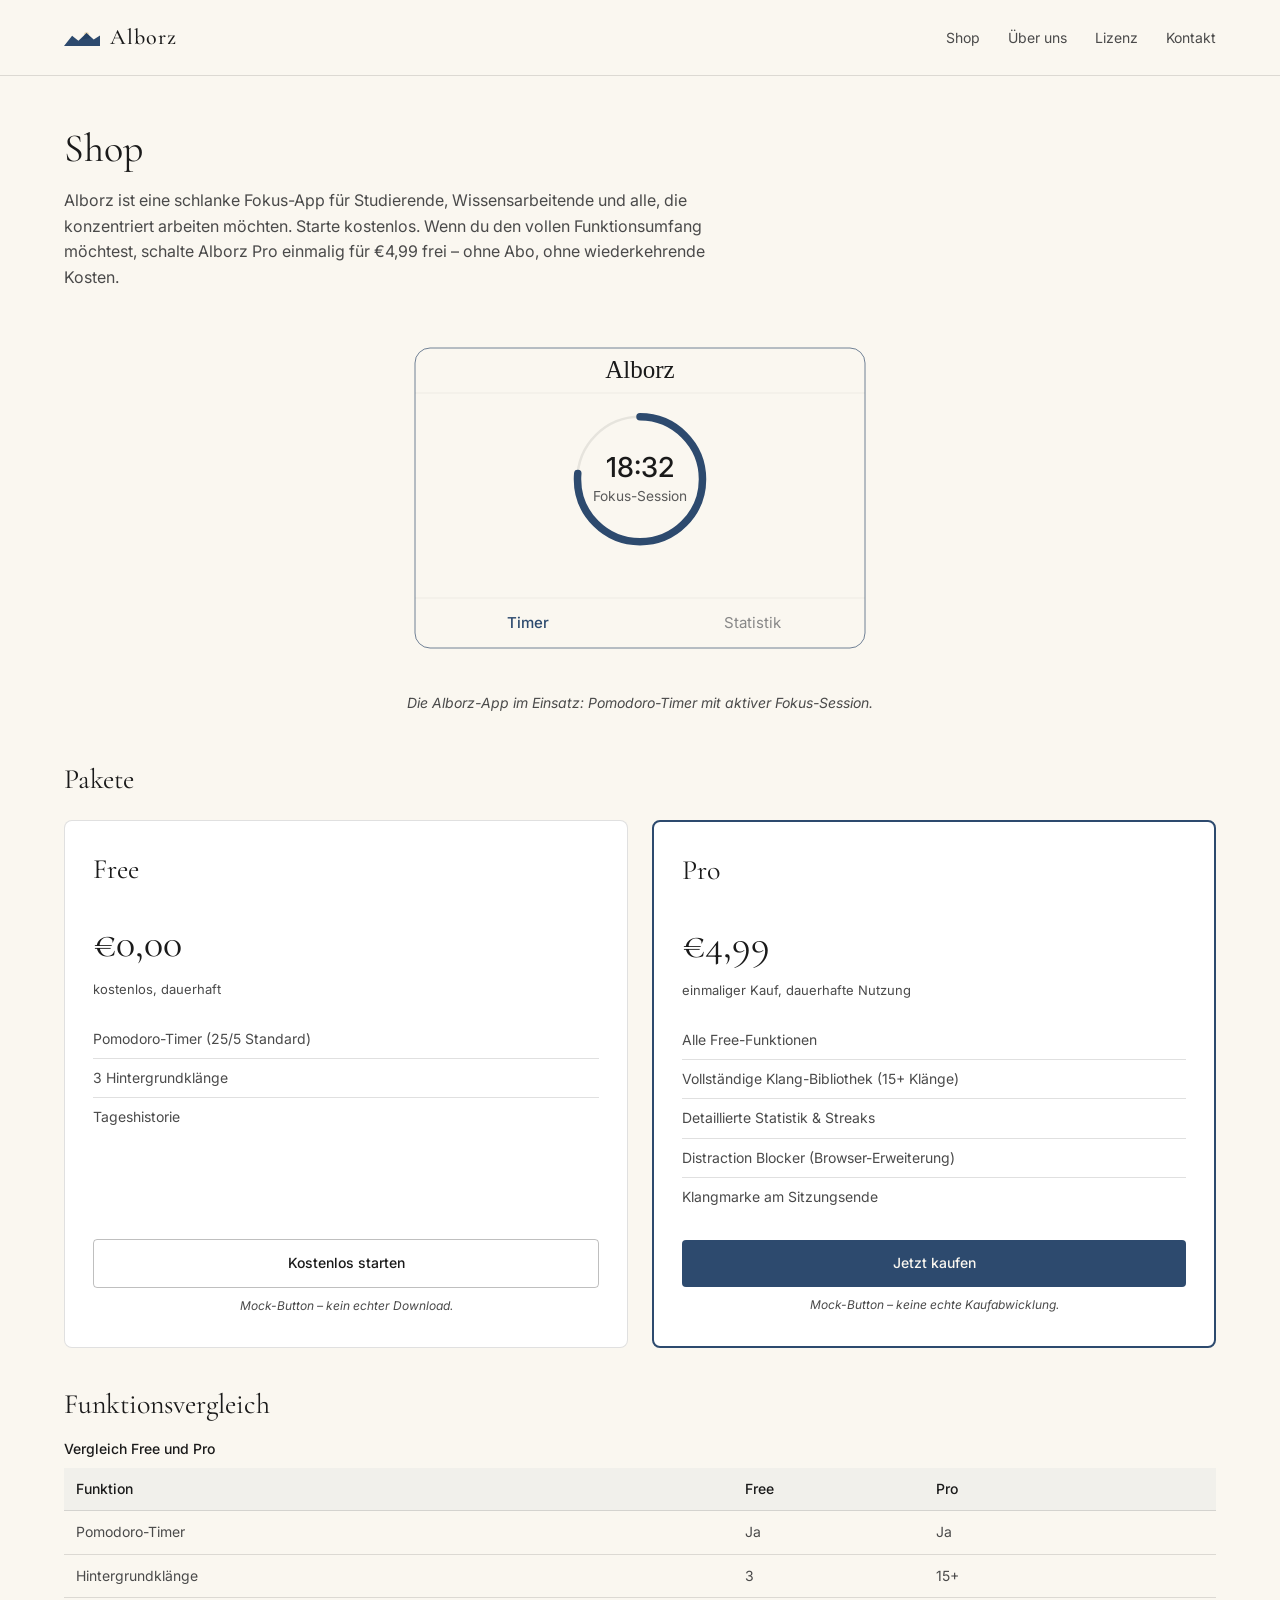
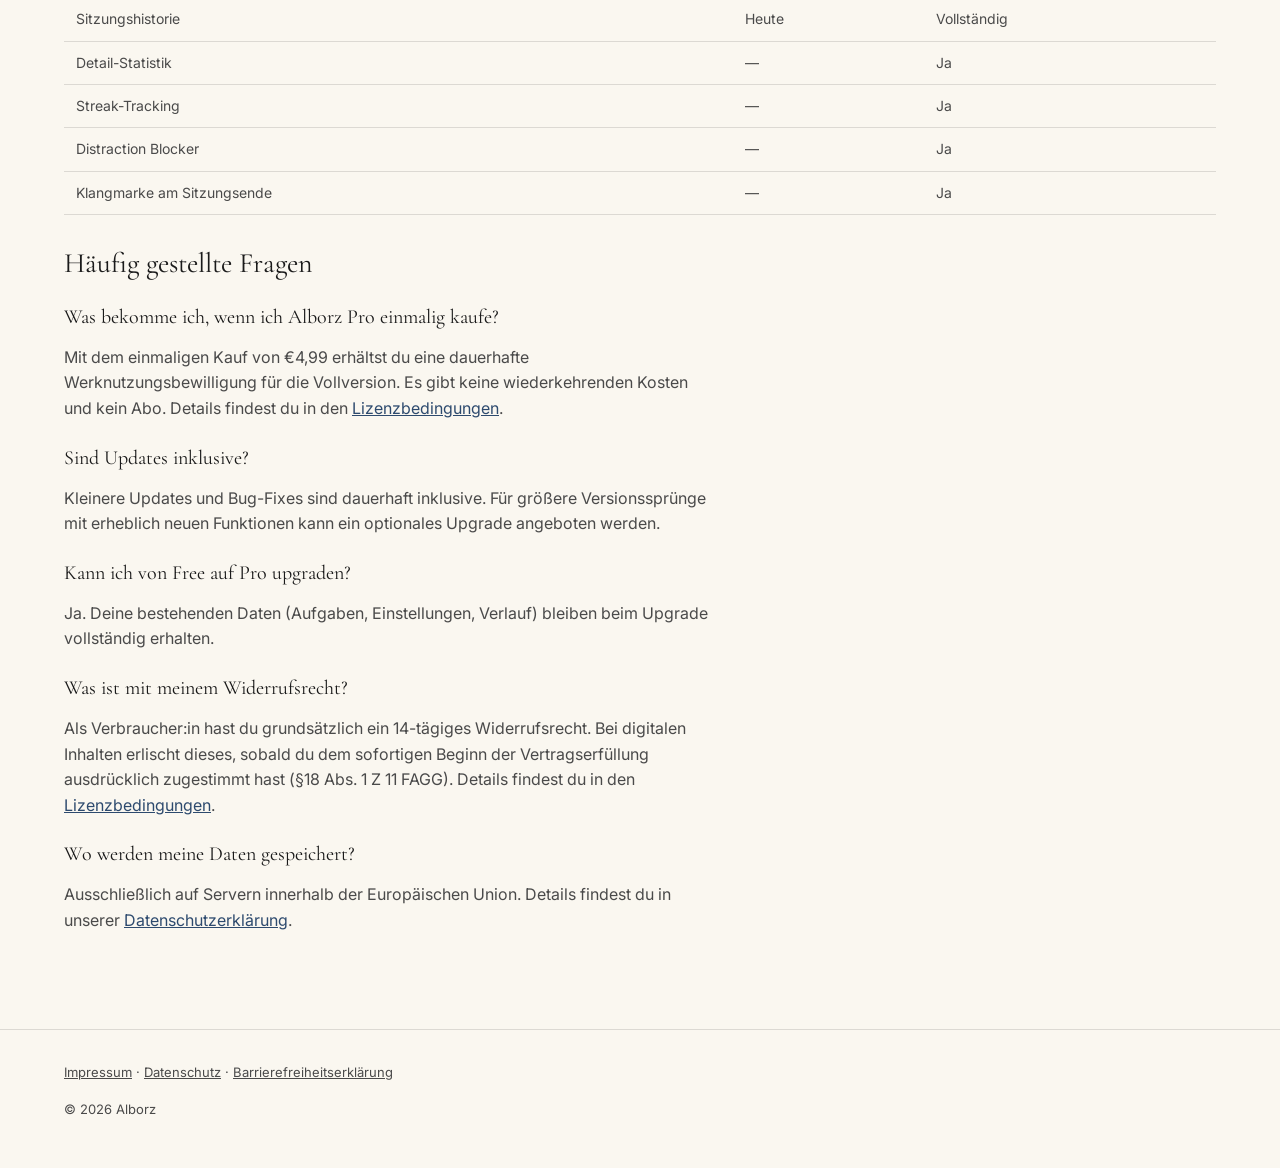
<file: shop.html>
<!DOCTYPE html>
<html lang="de">
<head>
  <meta charset="UTF-8">
  <meta name="viewport" content="width=device-width, initial-scale=1.0">
  <title>Alborz Shop – Fokus-App kaufen</title>
  <meta name="description" content="Kaufe Alborz – die Fokus-App für tiefe Arbeit.">
  <link rel="stylesheet" href="style.css">
</head>
<body>
  <a href="#main" class="skip-link">Zum Hauptinhalt springen</a>

  <header>
    <div class="container nav-inner">
     <a href="index.html" class="brand">
        <svg viewBox="0 0 200 100" aria-hidden="true" class="brand-icon">
          <circle cx="125" cy="30" r="14" fill="#e8d9b8"/>
          <path d="M 0 95 L 45 38 L 80 65 L 125 22 L 165 58 L 200 36 L 200 95 Z" fill="#2d4a6e"/>
          <path d="M 95 60 L 125 22 L 150 48" fill="#1e3a5f" opacity="0.55"/>
        </svg>
        <span>Alborz</span>
      </a>
      <nav aria-label="Hauptnavigation">
        <ul>
          <li><a href="shop.html">Shop</a></li>
          <li><a href="about.html">Über uns</a></li>
          <li><a href="lizenz.html">Lizenz</a></li>
          <li><a href="kontakt.html">Kontakt</a></li>
        </ul>
      </nav>
    </div>
  </header>

<main id="main">
    <div class="container">
      <h1>Shop</h1>

      <p>Alborz ist eine schlanke Fokus-App für Studierende, Wissensarbeitende und alle, die konzentriert arbeiten möchten. Starte kostenlos. Wenn du den vollen Funktionsumfang möchtest, schalte Alborz Pro einmalig für €4,99 frei – ohne Abo, ohne wiederkehrende Kosten.</p>

      <figure class="hero-mockup">
        <svg viewBox="0 0 400 280" role="img" aria-labelledby="mockup-title mockup-desc" style="max-width: 500px;">
          <title id="mockup-title">Alborz App im Einsatz</title>
          <desc id="mockup-desc">Mockup der Alborz-App: Pomodoro-Timer mit aktiver Fokus-Session, aktueller Aufgabe und unterer Navigation mit Timer und Statistik.</desc>
          <rect x="20" y="20" width="360" height="240" rx="12" fill="#faf7f0" stroke="#1e3a5f" stroke-width="0.5"/>
          <line x1="20" y1="56" x2="380" y2="56" stroke="#000" stroke-opacity="0.08" stroke-width="0.5"/>
          <text x="200" y="44" text-anchor="middle" font-family="Georgia, serif" font-size="20" fill="#1a1a1a">Alborz</text>
          <line x1="20" y1="220" x2="380" y2="220" stroke="#000" stroke-opacity="0.08" stroke-width="0.5"/>
          <text x="110" y="244" text-anchor="middle" font-family="Inter, sans-serif" font-size="12" font-weight="500" fill="#2d4a6e">Timer</text>
          <text x="290" y="244" text-anchor="middle" font-family="Inter, sans-serif" font-size="12" fill="#888">Statistik</text>
          <circle cx="200" cy="125" r="50" fill="none" stroke="#000" stroke-opacity="0.08" stroke-width="2"/>
          <circle cx="200" cy="125" r="50" fill="none" stroke="#2d4a6e" stroke-width="6" stroke-dasharray="240 314" stroke-linecap="round" transform="rotate(-90 200 125)"/>
          <text x="200" y="123" text-anchor="middle" font-family="Inter, sans-serif" font-size="22" font-weight="500" fill="#1a1a1a">18:32</text>
          <text x="200" y="142" text-anchor="middle" font-family="Inter, sans-serif" font-size="11" fill="#5a5a5a">Fokus-Session</text>
        </svg>
        <figcaption>Die Alborz-App im Einsatz: Pomodoro-Timer mit aktiver Fokus-Session.</figcaption>
      </figure>

      <h2>Pakete</h2>

      <div class="pricing-grid">
        <article class="pricing-card">
          <h3>Free</h3>
          <p class="price">€0,00</p>
          <p class="price-detail">kostenlos, dauerhaft</p>
          <ul class="features">
            <li>Pomodoro-Timer (25/5 Standard)</li>
            <li>3 Hintergrundklänge</li>
            <li>Tageshistorie</li>
          </ul>
          <a href="#" class="btn btn-secondary">Kostenlos starten</a>
          <p class="mock-disclaimer">Mock-Button – kein echter Download.</p>
        </article>

        <article class="pricing-card featured">
          <h3>Pro</h3>
          <p class="price">€4,99</p>
          <p class="price-detail">einmaliger Kauf, dauerhafte Nutzung</p>
          <ul class="features">
            <li>Alle Free-Funktionen</li>
            <li>Vollständige Klang-Bibliothek (15+ Klänge)</li>
            <li>Detaillierte Statistik &amp; Streaks</li>
            <li>Distraction Blocker (Browser-Erweiterung)</li>
            <li>Klangmarke am Sitzungsende</li>
          </ul>
          <a href="#" class="btn">Jetzt kaufen</a>
          <p class="mock-disclaimer">Mock-Button – keine echte Kaufabwicklung.</p>
        </article>
      </div>

      <h2>Funktionsvergleich</h2>
      <table>
        <caption>Vergleich Free und Pro</caption>
        <thead>
          <tr>
            <th scope="col">Funktion</th>
            <th scope="col">Free</th>
            <th scope="col">Pro</th>
          </tr>
        </thead>
        <tbody>
          <tr><td>Pomodoro-Timer</td><td>Ja</td><td>Ja</td></tr>
          <tr><td>Hintergrundklänge</td><td>3</td><td>15+</td></tr>
          <tr><td>Sitzungshistorie</td><td>Heute</td><td>Vollständig</td></tr>
          <tr><td>Detail-Statistik</td><td>—</td><td>Ja</td></tr>
          <tr><td>Streak-Tracking</td><td>—</td><td>Ja</td></tr>
          <tr><td>Distraction Blocker</td><td>—</td><td>Ja</td></tr>
          <tr><td>Klangmarke am Sitzungsende</td><td>—</td><td>Ja</td></tr>
        </tbody>
      </table>

      <h2>Häufig gestellte Fragen</h2>

      <h3>Was bekomme ich, wenn ich Alborz Pro einmalig kaufe?</h3>
      <p>Mit dem einmaligen Kauf von €4,99 erhältst du eine dauerhafte Werknutzungsbewilligung für die Vollversion. Es gibt keine wiederkehrenden Kosten und kein Abo. Details findest du in den <a href="lizenz.html">Lizenzbedingungen</a>.</p>

      <h3>Sind Updates inklusive?</h3>
      <p>Kleinere Updates und Bug-Fixes sind dauerhaft inklusive. Für größere Versionssprünge mit erheblich neuen Funktionen kann ein optionales Upgrade angeboten werden.</p>

      <h3>Kann ich von Free auf Pro upgraden?</h3>
      <p>Ja. Deine bestehenden Daten (Aufgaben, Einstellungen, Verlauf) bleiben beim Upgrade vollständig erhalten.</p>

      <h3>Was ist mit meinem Widerrufsrecht?</h3>
      <p>Als Verbraucher:in hast du grundsätzlich ein 14-tägiges Widerrufsrecht. Bei digitalen Inhalten erlischt dieses, sobald du dem sofortigen Beginn der Vertragserfüllung ausdrücklich zugestimmt hast (§18 Abs. 1 Z 11 FAGG). Details findest du in den <a href="lizenz.html">Lizenzbedingungen</a>.</p>

      <h3>Wo werden meine Daten gespeichert?</h3>
      <p>Ausschließlich auf Servern innerhalb der Europäischen Union. Details findest du in unserer <a href="datenschutz.html">Datenschutzerklärung</a>.</p>
    </div>
  </main>

  <footer>
    <div class="container">
      <p>
        <a href="impressum.html">Impressum</a> · 
        <a href="datenschutz.html">Datenschutz</a> · 
        <a href="barrierefreiheit.html">Barrierefreiheitserklärung</a>
      </p>
      <p>© 2026 Alborz</p>
    </div>
  </footer>
</body>
</html>
</file>
<file: style.css>
/* Alborz – Brand Stylesheet */
/* Definiert Farben, Schriftarten und das Grundlayout für alle Seiten */

/* Google Fonts laden – beide unter SIL Open Font License (frei nutzbar) */
@import url('https://fonts.googleapis.com/css2?family=Cormorant+Garamond:wght@400;500&family=Inter:wght@400;500&display=swap');

/* Markenfarben und Schriftarten als CSS-Variablen */
:root {
  --color-primary: #2d4a6e;         /* Bergblau – Akzentfarbe */
  --color-bg: #faf7f0;              /* Cremehintergrund */
  --color-text: #1a1a1a;            /* Haupttext */
  --color-text-muted: #4a4a4a;      /* Sekundärtext */
  --color-border: rgba(0,0,0,0.12); /* Trennlinien */
  --font-heading: 'Cormorant Garamond', Georgia, serif;
  --font-body: 'Inter', system-ui, sans-serif;
}

/* Reset */
* { box-sizing: border-box; margin: 0; padding: 0; }

body {
  font-family: var(--font-body);
  background: var(--color-bg);
  color: var(--color-text);
  line-height: 1.6;
  font-size: 16px;
}

/* Skip-Link für Tastatur-Nutzer (WCAG 2.4.1 Bypass Blocks) */
.skip-link {
  position: absolute; left: -9999px; top: 0;
  background: var(--color-primary); color: var(--color-bg);
  padding: 8px 16px; z-index: 100;
}
.skip-link:focus { left: 8px; top: 8px; }

/* Layout-Container für alle Seiten */
.container { max-width: 1200px; margin: 0 auto; padding: 0 24px; }

/* Header & Navigation */
header { border-bottom: 0.5px solid var(--color-border); padding: 20px 0; }
.nav-inner { display: flex; justify-content: space-between; align-items: center; flex-wrap: wrap; gap: 16px; }
.brand {
  font-family: var(--font-heading); font-size: 22px; font-weight: 500;
  letter-spacing: 1px; color: var(--color-text); text-decoration: none;
  display: inline-flex; align-items: center; gap: 10px;
}
.brand-icon { width: 36px; height: 18px; flex-shrink: 0; }
nav ul { display: flex; gap: 28px; list-style: none; flex-wrap: wrap; }
nav a { color: var(--color-text-muted); text-decoration: none; font-size: 14px; }
nav a:hover, nav a:focus { color: var(--color-primary); text-decoration: underline; }

/* Typografie */
h1, h2, h3 { font-family: var(--font-heading); font-weight: 400; line-height: 1.2; margin-bottom: 16px; }
h1 { font-size: 40px; }
h2 { font-size: 28px; margin-top: 32px; }
h3 { font-size: 20px; margin-top: 24px; }
p { margin-bottom: 16px; color: var(--color-text-muted); max-width: 65ch; }
a { color: var(--color-primary); }

/* Buttons */
.btn {
  display: inline-block; padding: 12px 28px;
  background: var(--color-primary); color: var(--color-bg);
  text-decoration: none; border-radius: 4px;
  font-size: 14px; font-weight: 500; border: none; cursor: pointer;
}
.btn:hover, .btn:focus { opacity: 0.9; }
.btn-secondary {
  background: transparent; color: var(--color-text);
  border: 0.5px solid rgba(0,0,0,0.25);
}

/* Hauptbereich und Fußzeile */
main { padding: 48px 0 80px; }
footer { border-top: 0.5px solid var(--color-border); padding: 32px 0; font-size: 13px; color: var(--color-text-muted); }
footer a { color: var(--color-text-muted); }

/* Responsive für kleine Bildschirme */
@media (max-width: 600px) {
  h1 { font-size: 32px; }
  nav ul { gap: 16px; font-size: 13px; }
}
/* Formulare */
.form-group { margin-bottom: 20px; }
.form-group label {
  display: block; font-size: 14px; font-weight: 500;
  margin-bottom: 6px; color: var(--color-text);
}
.form-group input[type="text"],
.form-group input[type="email"],
.form-group textarea {
  width: 100%; max-width: 600px; padding: 10px 12px;
  border: 0.5px solid rgba(0,0,0,0.35); border-radius: 4px;
  background: #fff; font-family: var(--font-body);
  font-size: 14px; color: var(--color-text);
}
.form-group input:focus,
.form-group textarea:focus {
  outline: 2px solid var(--color-primary);
  outline-offset: 2px; border-color: var(--color-primary);
}
.form-checkbox { display: flex; align-items: flex-start; gap: 10px; }
.form-checkbox input { margin-top: 4px; }
.form-checkbox label { margin-bottom: 0; font-weight: 400; font-size: 14px; line-height: 1.5; }
.form-note { font-size: 13px; color: var(--color-text-muted); margin-bottom: 16px; }
.mock-notice {
  margin-top: 32px; padding: 16px;
  background: rgba(45, 74, 110, 0.06);
  border-left: 3px solid var(--color-primary);
  font-size: 14px; color: var(--color-text);
}
/* Sprachumschalter */
.lang-switcher {
  text-align: right;
  font-size: 14px;
  margin-bottom: 8px;
  color: var(--color-text-muted);
}
.lang-switcher a {
  text-decoration: none;
  color: var(--color-primary);
  padding: 0 4px;
}
.lang-switcher a[aria-current="page"] {
  font-weight: 500;
  color: var(--color-text);
  text-decoration: none;
}
.lang-switcher a:not([aria-current="page"]):hover {
  text-decoration: underline;
}
.lang-note {
  font-size: 14px;
  color: var(--color-text-muted);
  border-left: 3px solid var(--color-border);
  padding-left: 12px;
  margin-bottom: 24px;
}
/* Markendarstellung */
figure {
  margin: 24px 0 8px;
  padding: 24px;
  background: #fff;
  border: 0.5px solid var(--color-border);
  border-radius: 4px;
  text-align: center;
}
figure svg { max-width: 100%; height: auto; }
figcaption {
  margin-top: 12px;
  font-size: 14px;
  color: var(--color-text-muted);
  font-style: italic;
}
audio { width: 100%; max-width: 400px; }
.nizza-list {
  background: rgba(45, 74, 110, 0.04);
  padding: 12px 16px;
  border-radius: 4px;
  margin-bottom: 16px;
  list-style-position: inside;
}
/* Tabellen */
table { width: 100%; border-collapse: collapse; margin: 16px 0 24px; font-size: 14px; }
table caption { text-align: left; font-size: 14px; font-weight: 500; margin-bottom: 8px; color: var(--color-text); }
th, td { text-align: left; padding: 10px 12px; border-bottom: 0.5px solid var(--color-border); vertical-align: top; }
th { background: rgba(45, 74, 110, 0.04); font-weight: 500; color: var(--color-text); }
td { color: var(--color-text-muted); }
td code { font-family: ui-monospace, monospace; font-size: 13px; background: rgba(0,0,0,0.04); padding: 2px 6px; border-radius: 3px; }
/* Shop / Pricing */
.pricing-grid {
  display: grid;
  grid-template-columns: repeat(auto-fit, minmax(280px, 1fr));
  gap: 24px;
  margin: 24px 0 40px;
}
.pricing-card {
  background: #fff;
  border: 0.5px solid var(--color-border);
  border-radius: 8px;
  padding: 32px 28px;
  display: flex;
  flex-direction: column;
}
.pricing-card.featured { border: 2px solid var(--color-primary); }
.pricing-card h3 { margin-top: 0; font-family: var(--font-heading); font-size: 28px; }
.pricing-card .price { font-family: var(--font-heading); font-size: 40px; color: var(--color-text); margin: 8px 0 4px; }
.pricing-card .price-detail { font-size: 13px; color: var(--color-text-muted); margin-bottom: 20px; }
.pricing-card .features { list-style: none; padding: 0; margin: 0 0 24px; flex-grow: 1; }
.pricing-card .features li { padding: 8px 0; font-size: 14px; color: var(--color-text-muted); border-bottom: 0.5px solid var(--color-border); }
.pricing-card .features li:last-child { border-bottom: none; }
.pricing-card .btn,
.pricing-card .btn-secondary { text-align: center; width: 100%; margin-bottom: 8px; }
.mock-disclaimer { font-size: 12px; color: var(--color-text-muted); font-style: italic; margin: 0; text-align: center; }
.hero-mockup { margin: 32px 0 48px; padding: 0; background: transparent; border: none; }
/* Homepage */
.hero {
  text-align: center;
  padding: 48px 0 32px;
}
.hero .brand-mark {
  width: 100px;
  margin: 0 auto 24px;
  display: block;
}
.hero h1 {
  font-size: 56px;
  margin-bottom: 16px;
}
.hero .subtitle {
  font-size: 18px;
  color: var(--color-text-muted);
  max-width: 480px;
  margin: 0 auto 32px;
}
.hero .cta-group {
  display: flex;
  gap: 12px;
  justify-content: center;
  flex-wrap: wrap;
}
.features-grid {
  display: grid;
  grid-template-columns: repeat(auto-fit, minmax(240px, 1fr));
  gap: 24px;
  margin: 24px 0 32px;
}
.feature-card {
  padding: 24px;
  background: #fff;
  border: 0.5px solid var(--color-border);
  border-radius: 8px;
}
.feature-card h3 {
  font-size: 18px;
  margin: 0 0 8px;
  margin-top: 0;
}
.feature-card p {
  font-size: 14px;
  margin-bottom: 0;
}
@media (max-width: 600px) {
  .hero h1 { font-size: 36px; }
  .hero .subtitle { font-size: 16px; }
}
/* Photo Grid (Homepage) */
.photo-grid {
  display: grid;
  grid-template-columns: repeat(auto-fit, minmax(260px, 1fr));
  gap: 16px;
  margin: 0 0 48px;
}
.photo-card { margin: 0; padding: 0; background: transparent; border: none; }
.photo-card img {
  width: 100%; height: 240px; object-fit: cover;
  border-radius: 8px; display: block;
}
.photo-card figcaption {
  font-size: 12px; color: var(--color-text-muted);
  margin-top: 8px; font-style: italic; text-align: center;
}
.photo-card figcaption a { color: var(--color-text-muted); }
/* Feature card with image */
.feature-card.has-image { padding: 0; overflow: hidden; }
.feature-card.has-image .feature-image {
  width: 100%; height: 200px;
  object-fit: cover; display: block;
}
.feature-card.has-image .feature-content { padding: 24px; }

/* Hero photo (single mountain photo at top of homepage) */
.hero-photo {
  margin: 0 0 48px; padding: 0;
  background: transparent; border: none;
}
.hero-photo img {
  width: 100%; height: 450px;
  object-fit: cover; border-radius: 8px;
  display: block;
  object-position: 90%;
}
.hero-photo figcaption {
  font-size: 13px; color: var(--color-text-muted);
  font-style: italic; text-align: center; margin-top: 8px;
}
.hero-photo figcaption a { color: var(--color-text-muted); }
</file>
